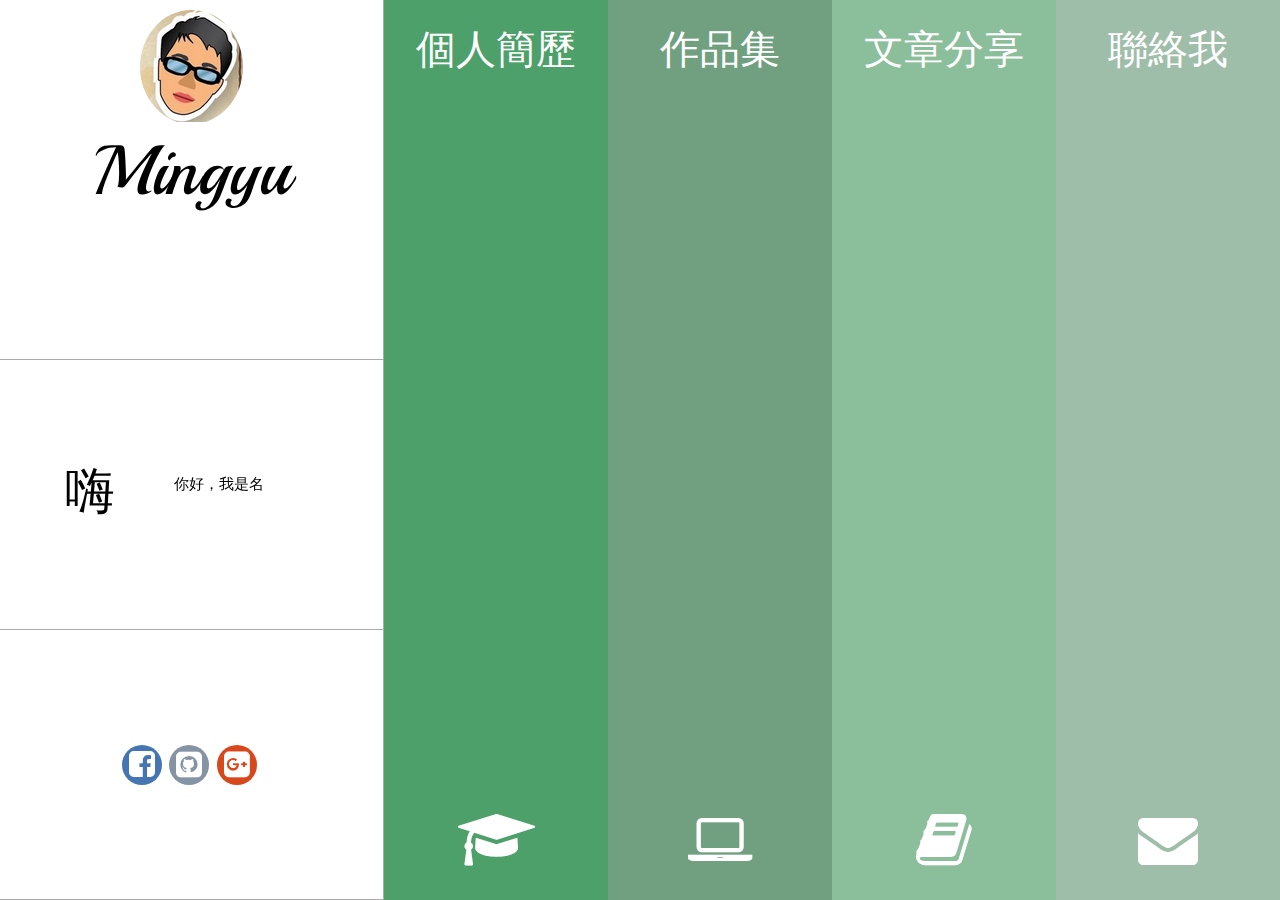
<file: index.html>
<!DOCTYPE html>
<html lang="zh">
<head>
	<meta charset="UTF-8">
	<meta name="viewport" content="width=device-width,initial-scale=1.0,user-scalable=1">
	<title>I'm Tseng Mingyu</title>
	<link href="assets/styles/reset.css" media="screen" rel="stylesheet" />
	<link href='//fonts.googleapis.com/css?family=Playball' rel='stylesheet' type='text/css'>
	<link href="//maxcdn.bootstrapcdn.com/font-awesome/4.3.0/css/font-awesome.min.css" rel="stylesheet">
	<link href="assets/styles/index.css" rel="stylesheet">
	<link href="assets/styles/rwd.css" rel="stylesheet" />
	<script src="//ajax.googleapis.com/ajax/libs/jquery/1.11.2/jquery.min.js"></script>
	<script type="text/javascript" src="https://maps.google.com/maps/api/js?v=3&sensor=false"></script>
	<script src="assets/javascript/index.js"></script>

    <meta name="description" content="這是有關我的個人網路履歷表！歡迎來參觀選購。多謝。感恩。"/>
    <meta name="keywords" content="Tseng Mingyu,web,ROR,Ruby on Rails">
    <meta property="og:title" content="I'm Tseng Mingyu"/>
	<meta property="og:type" content="website"/>
    <meta property="og:url" content="https://qazwsx9006.github.io/"/>
    <meta property="og:image:type" content="image/jpeg" />
	<meta property="og:image:width" content="400" />
	<meta property="og:image:height" content="300" />
    <meta property="og:image" content="https://qazwsx9006.github.io/assets/images/for_fb.jpg"/>
    <meta property="og:image" content="https://qazwsx9006.github.io/assets/images/tmy_big.jpg"/>
    <meta property="og:description" content="這是有關我的個人網路履歷表！歡迎來參觀選購。多謝。感恩。"/>
    <meta property="og:site_name" content="I'm Tseng Mingyu"/>
    <link rel="canonical" href="https://qazwsx9006.github.io/"/>

</head>
<body>
	<div class="my_info">
		<section class="info">
			<div class="avatar">
				<img src="assets/images/tmy.jpg" alt="">
			</div>
			<h2>Mingyu</h2>
			<ul class="tech">
				<li>Front-End Developer</li>
				<li>Web Desiginer</li>
				<li>Ruby on Rails Developer</li>
			</ul>
		</section>
		<section class="say_something">
			<div>
				<span class="hi">嗨</span>
				<span class="msg say" data-msg="你好，我是名煜。是個前後端工程師。目前主要以 Ruby on Rails做網站開發。平常興趣是上網、享受美食、在家發懶。也會參與研討會，社群。" data-speed="100">
				</span>
			</div>
		</section>
		<section class="social">
			<div class="box">
				<div class="fb-like" data-href="http://qazwsx9006.github.io/" data-layout="box_count" data-action="like" data-show-faces="true" data-share="false"></div>
				<a class="fb_a" href="https://www.facebook.com/qazwsx9006"><i class="fa fa-facebook-square"></i></a>
				<a class="gh_a" href="https://github.com/qazwsx9006"><i class="fa fa-github-square"></i></a>
				<a class="google_a" href="javascript:;"><i class="fa fa-google-plus-square"></i></a>
			</div>
		</section>
	</div>
	<div class="profile">
		<section class="content resume">
			<h3>個人簡歷</h3>
			<label class="close" for="resume_close"></label>
			<div></div>
			<ul class="menu">
				<li class="active">經歷</li>
				<li>技能</li>
			</ul>
			<div class="timeLineBox">
				<ul class="timeLine life back">
					<li class="top_pic"><i class="fa fa-university"></i></li>
					<li>
						<h4 data-msg="2007 ~ 2012">大學經歷 - 臺灣師範大學</h4>
						<p>
							2007年考取國立臺灣師範大學圖文傳播學系-影視組。
							大一時，擔任系出遊活動總籌之一。大二時，擔任啦啦隊負責人之一，並獲得拉拉隊比賽季軍。另外也擔任迎新宿營活動股晚會負責人之一。大三：系學會活動股股長。大四：畢業展覽-宣傳股。大五：取得基礎管理學程證書。
							(好像跟網頁沒有關係ＸＤ)
						</p>
					</li>

					<li>
						<h4 data-msg="2012 ~ 2013">入伍 - 海軍陸戰隊</h4>
						<p>
							海軍陸戰隊，第七五六梯，七七旅旅部連警衛排。銜接訓練時，榮獲「四零流彈機槍」第一名。
							(好啦，只是湊內容)
						</p>
					</li>

					<li>
						<h4 data-msg="2013 ~ 2014">資策會 - 多媒體網頁設計班</h4>
						<p>
							退伍後，自覺能力不足，因此報名了資策會的多媒體網頁設計班，希望增加一技之長。也是第一次接觸網頁設計以及coding。在這邊除了學習adobe工具的使用。也學習如何使用javascript，jQuery，html，css，PHP等語言來架置網頁(網站)。畢業專題以「魚菜共生農場」為主題，建立一個網站。一些練習記錄 <a href="https://github.com/qazwsx9006/web_practice" target="_blank">點我</a>
						</p>
					</li>

					<li>
						<h4 data-msg="2014 ~ 2015">H2O - 前後端工程師</h4>
						<p>
							從資策會畢業後，經由老師介紹，進入了 H2O 公司。在此做中學，學習到更多有關建置網站的知識。其中最重要得是在此學會了 Ruby on Rails 的語言。但也更深自己的不足，因此開始參與社群討論，研討會，以及透過線上學習資源來自我提升、學習。
						</p>
					</li>

					<li>
						<h4 data-msg="2015 ~ 2016">四點設計 - 前後端工程師</h4>
						<p>
							因某些原因，從 H2O 離開後，接著進入四點設計。公司工作內容主要為替各大公司行號建立網站。我負責的部份為網站後端部分，以及網站後台設計。後台主要是套用各種 Admin 面板，再根據顧客需求進行客製化修改。不時也會協助前端工程師執行前端部份，並指導討論部分觀念。另外也接觸 titanium 開發一些 android/ios app。
						</p>
					</li>

					<li>
						<h4 data-msg="continue">未來 - future</h4>
						<p>
							持續精進創作、學習中！<br/>
							Go!Fight!Win!
						</p>
					</li>
				</ul>
				<ul class="timeLine skillTree" data-show="false">
					<li class="top_pic"><i class="fa fa-diamond"></i></li>
					<li>
						<h4>HTML</h4>
						<div class="circle" data-ratio="90">
							<span>
								<div class="rightbox">
									<div class="right">
										<div class="circleLine"></div>
									</div>
								</div>
								<div class="leftbox">
									<div class="left">
										<div class="circleLine"></div>
									</div>
								</div>
								<span>90%</span>
							</span>
						</div>
					</li>
					<li>
						<h4>CSS</h4>
						<div class="circle" data-ratio="80">
							<span>
								<div class="rightbox">
									<div class="right">
										<div class="circleLine"></div>
									</div>
								</div>
								<div class="leftbox">
									<div class="left">
										<div class="circleLine"></div>
									</div>
								</div>
								<span>80%</span>
							</span>
						</div>
					</li>
					<li>
						<h4>jQuery</h4>
						<div class="circle" data-ratio="85">
							<span>
								<div class="rightbox">
									<div class="right">
										<div class="circleLine"></div>
									</div>
								</div>
								<div class="leftbox">
									<div class="left">
										<div class="circleLine"></div>
									</div>
								</div>
								<span>85%</span>
							</span>
						</div>
					</li>
					<li>
						<h4>Ruby on Rails</h4>
						<div class="circle" data-ratio="80">
							<span>
								<div class="rightbox">
									<div class="right">
										<div class="circleLine"></div>
									</div>
								</div>
								<div class="leftbox">
									<div class="left">
										<div class="circleLine"></div>
									</div>
								</div>
								<span>80%</span>
							</span>
						</div>
					</li>
				</ul>
			</div>
		</section>
		<section class="content portfolio">
			<h3>作品集</h3>
			<label class="close" for="resume_close"></label>
			<div></div>
			<ul class="filter">
				<li data-filter="all" class="active">全部</li>
				<li data-filter="web" class="webBtn">網頁</li>
				<li data-filter="pic" class="picBtn">圖片</li>
				<li data-filter="video" class="videoBtn">影片</li>
			</ul>
			<ul class="works">
				<li class="web">
					<div class="part2">
						<div class="photo">
							<a href="javascript:;">
								<img src="assets/images/web1.jpg" alt="">
							</a>
						</div>
						<h5>魚菜共生 - 網站</h5>
						<a href="web_avata.html" target="_blank" class="readMore">瞭解更多</a>
					</div>
				</li>
				<li class="web">
					<div class="part2">
						<div class="photo">
							<a href="javascript:;">
								<img src="assets/images/web2.png" alt="">
							</a>
						</div>
						<h5>派特網 - 網站</h5>
						<a href="web_wowapet.html" target="_blank" class="readMore">瞭解更多</a>
					</div>
				</li>
				<li class="web">
					<div class="part2">
						<div class="photo">
							<a href="javascript:;">
								<img src="assets/images/web3.jpg" alt="">
							</a>
						</div>
						<h5>咬我啊 - 網站</h5>
						<a href="web_bite.html" target="_blank" class="readMore">瞭解更多</a>
					</div>
				</li>

				<li class="web">
					<div class="part2">
						<div class="photo">
							<a href="javascript:;">
								<img src="assets/images/web4.jpg" alt="">
							</a>
						</div>
						<h5>後台紀錄 - 網站</h5>
						<a href="web_admin.html" target="_blank" class="readMore">瞭解更多</a>
					</div>
				</li>

				<li class="web">
					<div class="part2">
						<div class="photo">
							<a href="javascript:;">
								<img src="assets/images/web5.jpg" alt="">
							</a>
						</div>
						<h5>bonimages - 網站</h5>
						<a href="web_bon.html" target="_blank" class="readMore">瞭解更多</a>
					</div>
				</li>

				<li class="pic">
					<div class="part2">
						<div class="photo">
							<a href="javascript:;">
								<img src="assets/images/pic1.jpg" alt="">
							</a>
						</div>
						<h5>沙發馬鈴薯</h5>
						<a href="assets/images/pic1.jpg" target="_blank" class="readMore">觀看大圖</a>
					</div>
				</li>
				<li class="pic">
					<div class="part2">
						<div class="photo">
							<a href="javascript:;">
								<img src="assets/images/maya1.jpg" alt="">
							</a>
						</div>
						<h5>無敵鐵金剛 - 3D</h5>
						<a href="assets/images/maya1.jpg" target="_blank" class="readMore">觀看大圖</a>
					</div>
				</li>
				<li class="pic">
					<div class="part2">
						<div class="photo">
							<a href="javascript:;">
								<img src="assets/images/maya2.jpg" alt="">
							</a>
						</div>
						<h5>魔動王 - 3D</h5>
						<a href="assets/images/maya2.jpg" target="_blank" class="readMore">觀看大圖</a>
					</div>
				</li>
				<li class="pic">
					<div class="part2">
						<div class="photo">
							<a href="javascript:;">
								<img src="assets/images/maya3.jpg" alt="">
							</a>
						</div>
						<h5>小小兵 - 3D</h5>
						<a href="assets/images/maya3.jpg" target="_blank" class="readMore">觀看大圖</a>
					</div>
				</li>
				<li class="pic">
					<div class="part2">
						<div class="photo">
							<a href="javascript:;">
								<img src="assets/images/maya4.jpg" alt="">
							</a>
						</div>
						<h5>龍王號 - 3D</h5>
						<a href="assets/images/maya4.jpg" target="_blank" class="readMore">觀看大圖</a>
					</div>
				</li>

				<li class="video">
					<div class="part2">
						<div class="photo">
							<a href="javascript:;">
								<img src="assets/images/video1.jpg" alt="">
							</a>
						</div>
						<h5>鳥兄弟 - 畢製</h5>
						<a href="https://www.youtube.com/watch?v=y-Dcyi4qC10" target="_blank" class="readMore">觀看影片</a>
					</div>
				</li>
				<li class="video">
					<div class="part2">
						<div class="photo">
							<a href="javascript:;">
								<img src="assets/images/video2.jpg" alt="">
							</a>
						</div>
						<h5>魔動王變形 - 練習</h5>
						<a href="https://www.youtube.com/watch?v=wcKGnf3-GcY&list=UUpJrC-aZgo8JulLmaQKL7jA" target="_blank" class="readMore">觀看影片</a>
					</div>
				</li>
			</ul>
		</section>
		<section class="content share">
			<h3>文章分享</h3>
			<label class="close" for="resume_close"></label>
			<div></div>
			<p class="description">這邊分享我的一些實作，記錄...等文章。</p>
			<ul class="article">
				<li>
					<span></span>
					<a href="git_partA.html" target="_blank">
						<div class="photo">
							<img src="assets/images/git/git_a_0.png" alt="">
						</div>
						<h5>操作記錄 - github頁面</h5>
						<span>2015-01-31</span>
					</a>
				</li>
				<li>
					<span></span>
					<a href="web_avata.html" target="_blank">
						<div class="photo">
							<img src="assets/images/web1.jpg" alt="">
						</div>
						<h5>作品分享 - 魚菜共生</h5>
						<span>2015-01-18</span>
					</a>
				</li>
				<li>
					<span></span>
					<a href="web_wowapet.html" target="_blank">
						<div class="photo">
							<img src="assets/images/web2.png" alt="">
						</div>
						<h5>作品分享 - 派特網</h5>
						<span>2015-01-18</span>
					</a>
				</li>
				<li>
					<span></span>
					<a href="web_bite.html" target="_blank">
						<div class="photo">
							<img src="assets/images/web3.jpg" alt="">
						</div>
						<h5>作品分享 - 咬我啊</h5>
						<span>2015-01-18</span>
					</a>
				</li>
				<li>
					<span></span>
					<a href="web_bon.html" target="_blank">
						<div class="photo">
							<img src="assets/images/web5.png" alt="">
						</div>
						<h5>作品分享 - bonimages</h5>
						<span>2016-07-01</span>
					</a>
				</li>
			</ul>
		</section>
		<section class="content contact">
			<h3>聯絡我</h3>
			<label class="close" for="resume_close"></label>
			<div></div>
			<ul>
				<li class="part1">
					<h5>我在臺北</h5>
					<div id="map-canvas"></div>
				</li>
				<li class="part2">
					<h5>聯絡我</h5>
					<div class="form">
						<input id="subject" type="text" placeholder="主旨" disabled>
						<input id="name" type="text" placeholder="姓名" disabled>
						<input id="email" type="text" placeholder="電子信箱" disabled>
						<textarea id="message" rows="10" placeholder="想說什麼？" disabled></textarea>
						<input type="submit" class="submit" value="送出" id="submit" disabled>
					</div>
				</li>
			</ul>
		</section>
		<section id="flags">
			<div class="flag">
				<h3 data-eng="Resume">個人簡歷</h3>
				<i class="fa fa-graduation-cap"></i>
			</div>
			<div class="flag">
				<h3 data-eng="Portfolio">作品集</h3>
				<i class="fa fa-laptop"></i>
			</div>
			<div class="flag">
				<h3 data-eng="Blog">文章分享</h3>
				<i class="fa fa-book"></i>
			</div>
			<div class="flag">
				<h3 data-eng="Contact">聯絡我</h3>
				<i class="fa fa-envelope"></i>
			</div>
		</section>
	</div>
	<script>
	$(function(){
		sayMsg();indexSlide();portfolio();rwd_index();mail_check();skillCircle();resumeRotate();
	})
	</script>
	<div id="fb-root"></div>
	<script>(function(d, s, id) {
	  var js, fjs = d.getElementsByTagName(s)[0];
	  if (d.getElementById(id)) return;
	  js = d.createElement(s); js.id = id;
	  js.src = "//connect.facebook.net/zh_TW/sdk.js#xfbml=1&version=v2.0";
	  fjs.parentNode.insertBefore(js, fjs);
	}(document, 'script', 'facebook-jssdk'));</script>
	<script>
	  (function(i,s,o,g,r,a,m){i['GoogleAnalyticsObject']=r;i[r]=i[r]||function(){
	  (i[r].q=i[r].q||[]).push(arguments)},i[r].l=1*new Date();a=s.createElement(o),
	  m=s.getElementsByTagName(o)[0];a.async=1;a.src=g;m.parentNode.insertBefore(a,m)
	  })(window,document,'script','//www.google-analytics.com/analytics.js','ga');

	  ga('create', 'UA-52133868-3', 'auto');
	  ga('send', 'pageview');

	</script>
</body>
</html>
</file>
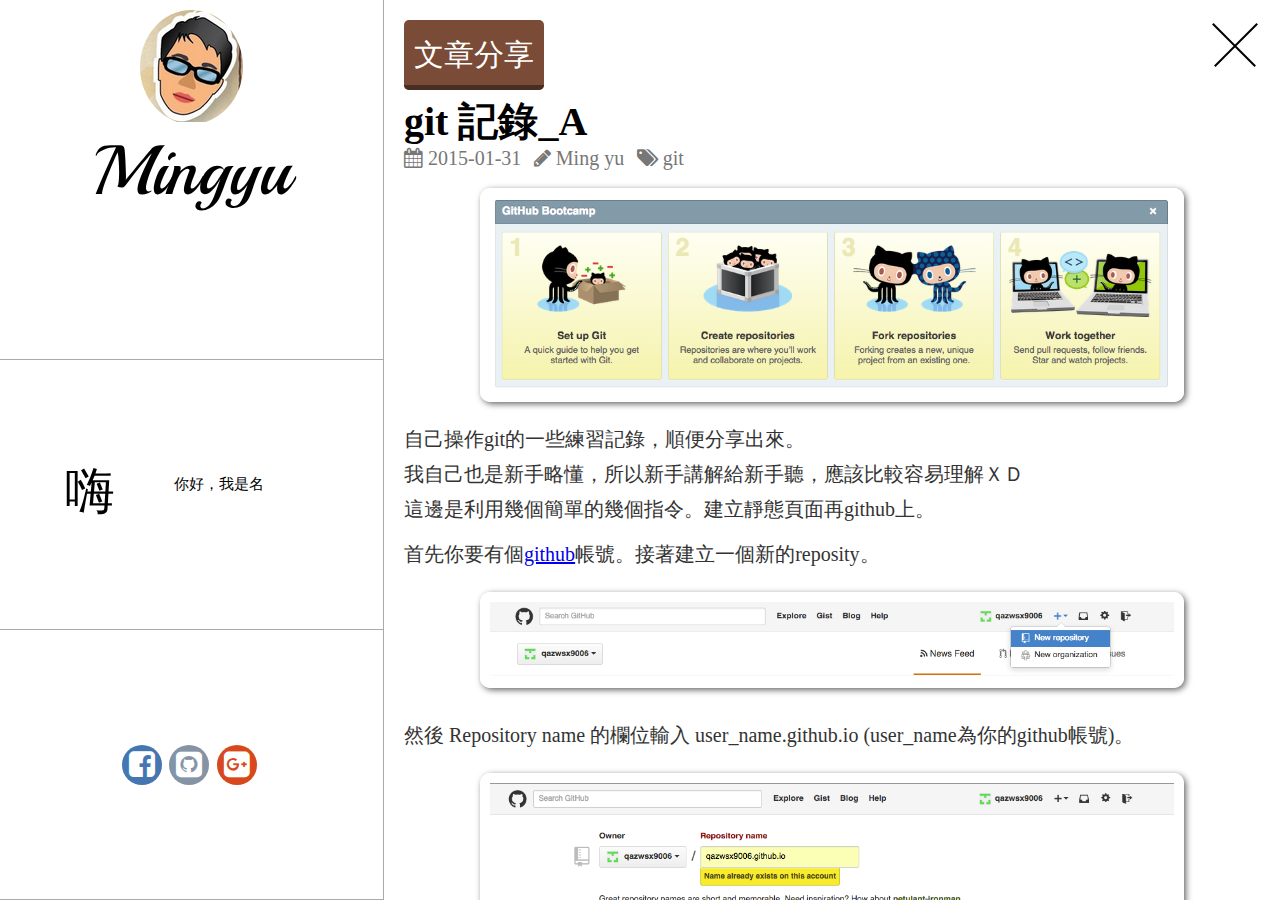
<file: git_partA.html>
<!DOCTYPE html>
<html lang="zh">
<head>
	<meta charset="UTF-8">
	<meta name="viewport" content="width=device-width,initial-scale=1.0,user-scalable=1">
	<title>I'm Tseng Mingyu - 網站作品</title>
	<link href="assets/styles/reset.css" media="screen" rel="stylesheet" />
	<link href='//fonts.googleapis.com/css?family=Playball' rel='stylesheet' type='text/css'>
	<link href="//maxcdn.bootstrapcdn.com/font-awesome/4.2.0/css/font-awesome.min.css" rel="stylesheet">
	<link href="assets/styles/index.css" rel="stylesheet">
	<link href="assets/styles/rwd.css" rel="stylesheet" />
	<script src="//ajax.googleapis.com/ajax/libs/jquery/1.11.2/jquery.min.js"></script>
	<script src="assets/javascript/index.js"></script>

    <meta name="description" content="這是有關我的個人網路履歷表！歡迎來參觀選購。多謝。感恩。"/>
    <meta name="keywords" content="Tseng Mingyu,web,ROR,Ruby on Rails">
    <meta property="og:title" content="I'm Tseng Mingyu - 網站作品"/>
	<meta property="og:type" content="website"/>
    <meta property="og:url" content="https://qazwsx9006.github.io/git_partA.html"/>
    <meta property="og:image:type" content="image/jpeg" />
	<meta property="og:image:width" content="400" />
	<meta property="og:image:height" content="300" />
    <meta property="og:image" content="https://qazwsx9006.github.io/assets/images/for_fb.jpg"/>
    <meta property="og:image" content="https://qazwsx9006.github.io/assets/images/tmy_big.jpg"/>
    <meta property="og:description" content="這是有關我的個人網路履歷表！歡迎來參觀選購。多謝。感恩。"/>
    <meta property="og:site_name" content="I'm Tseng Mingyu - 網站作品"/>
    <link rel="canonical" href="https://qazwsx9006.github.io/git_partA.html"/>

</head>
<body>
	<div class="my_info my_info2">
		<section class="info">
			<div class="avatar">
				<img src="assets/images/tmy.jpg" alt="">
			</div>
			<h2>Mingyu</h2>
			<ul class="tech">
				<li>Front-End Developer</li>
				<li>Web Desiginer</li>
				<li>Ruby on Rails Developer</li>
			</ul>
		</section>
		<section class="say_something">
			<div>
				<span class="hi">嗨</span>
				<span class="msg say" data-msg="你好，我是名煜。是個前後端工程師。目前主要以 Ruby on Rails做網站開發。平常興趣是上網、享受美食、在家發懶。也會參與研討會，社群。" data-speed="100">
				</span>
			</div>
		</section>
		<section class="social">
			<div class="box">
				<div class="fb-like" data-href="http://qazwsx9006.github.io/" data-layout="box_count" data-action="like" data-show-faces="true" data-share="false"></div>
				<a class="fb_a" href="https://www.facebook.com/qazwsx9006"><i class="fa fa-facebook-square"></i></a>
				<a class="gh_a" href="https://github.com/qazwsx9006"><i class="fa fa-github-square"></i></a>
				<a class="google_a" href="javascript:;"><i class="fa fa-google-plus-square"></i></a>
			</div>
		</section>
	</div>
	<article class="blog">
		<h3>文章分享</h3>
		<a href="/" class="close"></a>
		<h4>git 記錄_A</h4>
		<ul class="articleInfo">
			<li><i class="fa fa-calendar"></i> 2015-01-31</li>
			<li><i class="fa fa-pencil"></i> Ming yu</li>
			<li><i class="fa fa-tags"></i> git</li>
		</ul>
		<section class="web">
			<div class="blog_pics">
				<img src="assets/images/git/git_a_0.png" alt="">
			</div>
			<p>
				自己操作git的一些練習記錄，順便分享出來。<br/>
				我自己也是新手略懂，所以新手講解給新手聽，應該比較容易理解ＸＤ<br/>
				這邊是利用幾個簡單的幾個指令。建立靜態頁面再github上。<br/>
			</p>
			<br/>
			<p>
				首先你要有個<a href="https://github.com/" target="_blank">github</a>帳號。接著建立一個新的reposity。
			</p>
			<div class="blog_pics">
				<img src="assets/images/git/git_a_1.png" alt="">
			</div>
			<br/>

			<p>
				然後 Repository name 的欄位輸入 user_name.github.io (user_name為你的github帳號)。
			</p>
			<div class="blog_pics">
				<img src="assets/images/git/git_a_2.png" alt="">
			</div>
			<p>
				(以我為例: qazwsx9006.github.io ,然後因為我建立過了，所以下面都用user_name.github.io來代替)
			</p>
			<div class="blog_pics">
				<img src="assets/images/git/git_a_3.png" alt="">
			</div>	
			<p>
				建立完成後，會跳轉到此頁面。<br/>
				此頁面是github一些簡單的git指令教學。<br/>
				最上面藍底部分的路徑為你的reposity的網路位置。分為ssh & https。這邊先使用https(ssh是比較安全得傳輸協定，會生成key去要求權限，https則是輸入帳號密碼來驗證)<br/>其他先略過ＸＤ
			</p>
			<div class="blog_pics">
				<img src="assets/images/git/git_a_4.png" alt="">
			</div>	
			<p>
				接著打開你的command line 視窗，並輸入[ git --version ]檢查是否已有安裝git<br/>
				(若無安裝，請先去安裝吧～)
			</p>
			<div class="blog_pics">
				<img src="assets/images/git/git_a_5.png" alt="">
			</div>	
			<p>
				確定有安裝後，建立一個github資料夾後，並 cd 進該資料夾然後執行[ git clone https://github.com/qazwsx9006/user_name.github.io.git ]。<br/>
				接著輸入你的github帳號密碼。就會把該 reoisity資料夾下載到你的電腦，並且指向到 https://github.com/qazwsx9006/user_name.github.io.git。<br/>
				複製完後，我們就可以進入到你剛剛下載的資料夾(該資料夾名成為你的reposity名稱)。
				(這張圖片的警告提示為 你正在複製一個空的reposity 可以忽略～)
			</p>
			<div class="blog_pics">
				<img src="assets/images/git/git_a_6.png" alt="">
			</div>	
			<p>
				養成良好習慣的 [ git status ]<br/>
				[ git status ] 可以看當前分支git狀態（是否有新增，刪除，修改以及與遠端的分支是否同步...等狀態）。
				剛複製下來時，git status 會提示 nothing to commit 代表還沒有任何修改。<br/><br/>
				[ git remote -v ] 可以觀看目前有跟哪幾個遠端reposity連線。(當前我們只有跟自己創建的reposity連線)<br/>注意路徑前有個 origin 代表這個路徑的名稱。先記住。
			</p>
			<div class="blog_pics">
				<img src="assets/images/git/git_a_7.png" alt="">
			</div>	
			<p>
				接著我們在該資料夾建立一個index.html的檔案，並在裡面撰寫內容後儲存。
			</p>
			<div class="blog_pics">
				<img src="assets/images/git/git_a_8.png" alt="">
			</div>	
			<p>
				存檔後，我們在下一次 [ git status ]指令，會發現有些許不同(注意紅色的字)。
				紅色的字代表有變更過的檔案。包含新增，修改，刪除..檔案。
			</p>
			<div class="blog_pics">
				<img src="assets/images/git/git_a_9.png" alt="">
			</div>	
			<p>
				接著我們下指令 [ git add index.html ]，告訴git我們要將這檔案現在狀態記錄下來<br/>
				輸入完後，在下一次[ git status ]，發現字變成綠色的了，代表git以把狀態記錄下來。
			</p>
			<div class="blog_pics">
				<img src="assets/images/git/git_a_10.png" alt="">
			</div>	
			<p>
				這時我們需要告訴git把當前記錄狀態做一個節點記錄(節點記錄只會記錄綠色的字的部分)<br/>
				指令 [ git commit -m '這邊輸入你看得懂的對當前改變的描述' ]
			</p>
			<p>
				再次輸入[ git status ]查看狀態。確認有無紅，綠色的字。(若有，確認是否要加入記錄節點)<br/>
			</p>
			<div class="blog_pics">
				<img src="assets/images/git/git_a_11.png" alt="">
			</div>	
			<p>
				修改完後，確認記錄節點都正確後，執行[ git push origin master]<br/>
				origin 就是剛剛 git remote -v 看到的結果，用origin 代表該遠端路徑。<br/>
				master 是預設分支(分支先不講解，就照著輸入master吧！)
			</p>
			<div class="blog_pics">
				<img src="assets/images/git/git_a_12.png" alt="">
			</div>	
			<p>
				上傳完成後，可以到你的github觀看你的內容是否被正確上傳了。
			</p>
			<div class="blog_pics">
				<img src="assets/images/git/git_a_13.png" alt="">
			</div>	
			<p>
				確認正確上傳後，在瀏覽器輸入 https://你的github帳號.github.io。就可以看看你剛剛上傳的靜態頁面了！！
			</p>
			<div class="blog_pics">
				<img src="assets/images/git/git_a_14.png" alt="">
			</div>	



			<p>
				以上就是如何在github創建自己的靜態頁面。並使用到幾個簡單指令。<br/>
				1. git clone respoity-url (將github上的專案複製下來)<br/>
				2. git --version (檢查git 版本)<br/>
				3. git status (查看當前git狀態)<br/>
				4. git remote -v (檢查與哪些遠端respoity連線)<br/>
				5. git add 檔案 (將檔案加入版本控管，並告訴git記錄當前檔案狀態)<br/>
				6. git commit -m '修改描述' (告訴git將目前所有add的檔案[綠色的字]做個節點記錄)<br/>
				7. git push 遠端 分支名稱 (將檔案同步推送到遠端的reposity)<br/>
				8. 完成個人github page!!<br/>
				<br/>
				下集待續...
			</p>
			<br/>
			<p>
				資料參考：<br/>
				<a href="https://help.github.com/articles/user-organization-and-project-pages/">https://help.github.com/articles/user-organization-and-project-pages/</a>	
			</p>
			<div class="fb-comments" data-href="https://qazwsx9006.github.io/git_partA.html" data-width="100%" data-numposts="5" data-colorscheme="light"></div>
		</section>
	</article>
	<script>
	$(function(){
		sayMsg();indexSlide();portfolio();rwd_index();
	})
	</script>
	<div id="fb-root"></div>
	<script>(function(d, s, id) {
	  var js, fjs = d.getElementsByTagName(s)[0];
	  if (d.getElementById(id)) return;
	  js = d.createElement(s); js.id = id;
	  js.src = "//connect.facebook.net/zh_TW/sdk.js#xfbml=1&version=v2.0";
	  fjs.parentNode.insertBefore(js, fjs);
	}(document, 'script', 'facebook-jssdk'));</script>
	<script>
	  (function(i,s,o,g,r,a,m){i['GoogleAnalyticsObject']=r;i[r]=i[r]||function(){
	  (i[r].q=i[r].q||[]).push(arguments)},i[r].l=1*new Date();a=s.createElement(o),
	  m=s.getElementsByTagName(o)[0];a.async=1;a.src=g;m.parentNode.insertBefore(a,m)
	  })(window,document,'script','//www.google-analytics.com/analytics.js','ga');

	  ga('create', 'UA-52133868-3', 'auto');
	  ga('send', 'pageview');

	</script>
</body>
</html>
</file>
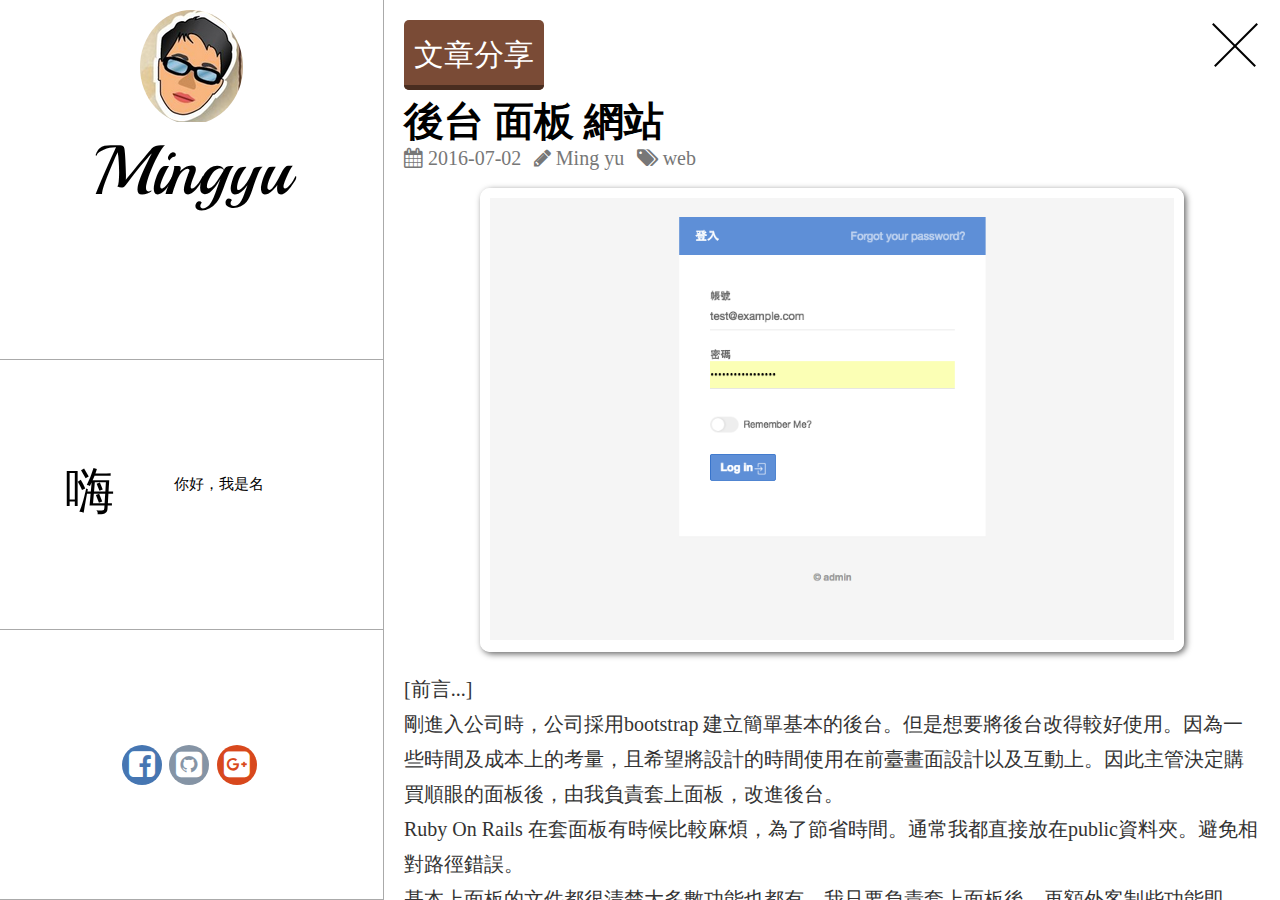
<file: web_admin.html>
<!DOCTYPE html>
<html lang="zh">
<head>
	<meta charset="UTF-8">
	<meta name="viewport" content="width=device-width,initial-scale=1.0,user-scalable=1">
	<title>I'm Tseng Mingyu - 網站作品</title>
	<link href="assets/styles/reset.css" media="screen" rel="stylesheet" />
	<link href='//fonts.googleapis.com/css?family=Playball' rel='stylesheet' type='text/css'>
	<link href="//maxcdn.bootstrapcdn.com/font-awesome/4.2.0/css/font-awesome.min.css" rel="stylesheet">
	<link href="assets/styles/index.css" rel="stylesheet">
	<link href="assets/styles/rwd.css" rel="stylesheet" />
	<script src="//ajax.googleapis.com/ajax/libs/jquery/1.11.2/jquery.min.js"></script>
	<script src="assets/javascript/index.js"></script>

    <meta name="description" content="這是有關我的個人網路履歷表！歡迎來參觀選購。多謝。感恩。"/>
    <meta name="keywords" content="Tseng Mingyu,web,ROR,Ruby on Rails">
    <meta property="og:title" content="I'm Tseng Mingyu - 網站作品"/>
	<meta property="og:type" content="website"/>
    <meta property="og:url" content="https://qazwsx9006.github.io/web_admin.html"/>
    <meta property="og:image:type" content="image/jpeg" />
	<meta property="og:image:width" content="400" />
	<meta property="og:image:height" content="300" />
    <meta property="og:image" content="https://qazwsx9006.github.io/assets/images/for_fb.jpg"/>
    <meta property="og:image" content="https://qazwsx9006.github.io/assets/images/tmy_big.jpg"/>
    <meta property="og:description" content="這是有關我的個人網路履歷表！歡迎來參觀選購。多謝。感恩。"/>
    <meta property="og:site_name" content="I'm Tseng Mingyu - 網站作品"/>
    <link rel="canonical" href="https://qazwsx9006.github.io/web_admin.html"/>

</head>
<body>
	<div class="my_info my_info2">
		<section class="info">
			<div class="avatar">
				<img src="assets/images/tmy.jpg" alt="">
			</div>
			<h2>Mingyu</h2>
			<ul class="tech">
				<li>Front-End Developer</li>
				<li>Web Desiginer</li>
				<li>Ruby on Rails Developer</li>
			</ul>
		</section>
		<section class="say_something">
			<div>
				<span class="hi">嗨</span>
				<span class="msg say" data-msg="你好，我是名煜。是個前後端工程師。目前主要以 Ruby on Rails做網站開發。平常興趣是上網、享受美食、在家發懶。也會參與研討會，社群。" data-speed="100">
				</span>
			</div>
		</section>
		<section class="social">
			<div class="box">
				<div class="fb-like" data-href="http://qazwsx9006.github.io/" data-layout="box_count" data-action="like" data-show-faces="true" data-share="false"></div>
				<a class="fb_a" href="https://www.facebook.com/qazwsx9006"><i class="fa fa-facebook-square"></i></a>
				<a class="gh_a" href="https://github.com/qazwsx9006"><i class="fa fa-github-square"></i></a>
				<a class="google_a" href="javascript:;"><i class="fa fa-google-plus-square"></i></a>
			</div>
		</section>
	</div>
	<article class="blog">
		<h3>文章分享</h3>
		<a href="/" class="close"></a>
		<h4>後台 面板 網站</h4>
		<ul class="articleInfo">
			<li><i class="fa fa-calendar"></i> 2016-07-02</li>
			<li><i class="fa fa-pencil"></i> Ming yu</li>
			<li><i class="fa fa-tags"></i> web</li>
		</ul>
		<section class="web">
			<div class="blog_pics">
				<img src="assets/images/web4.png" alt="">
			</div>
			<p>
				[前言...]<br/>
				剛進入公司時，公司採用bootstrap 建立簡單基本的後台。但是想要將後台改得較好使用。因為一些時間及成本上的考量，且希望將設計的時間使用在前臺畫面設計以及互動上。因此主管決定購買順眼的面板後，由我負責套上面板，改進後台。<br/>
				Ruby On Rails 在套面板有時候比較麻煩，為了節省時間。通常我都直接放在public資料夾。避免相對路徑錯誤。<br/>
				基本上面板的文件都很清楚大多數功能也都有，我只要負責套上面板後，再額外客制些功能即可。
			</p>
			<p>
				某個網站的後台面板
			</p>
			<div class="blog_pics">
				<img src="assets/images/admin4.png" alt="">
			</div>
			<br/>
			<p>
				由於公司是接案公司，會同時替很多客戶服務。為了在客戶發現錯誤，或是紀錄網站錯誤方便查找問題。我就架了一個網站專門接受個網站出錯的訊息。當其他網站出現錯誤時，就會從主機發送訊息到我架的錯誤收集網站。這樣我就可以主動的去修改bug。
			</p>
			<div class="blog_pics groups">
				<img src="assets/images/admin2.png" alt="">
				<img src="assets/images/admin1.png" alt="">
			</div>
			<br/>
			<p>
				某個網站得後台面板
			</p>
			<div class="blog_pics">
				<img src="assets/images/admin3.png" alt="">
			</div>
			<br/>

			<br/>
			<p>
				除了後端處理以及後台處理。也經常協助前台修改樣式，互動設計以及javascript除錯。<br/>
				但由於都是處理各個瑣碎的地方、功能。因此目前就沒有整理了。
			</p>
			<div class="fb-comments" data-href="https://qazwsx9006.github.io/web_admin.html" data-width="100%" data-numposts="5" data-colorscheme="light"></div>
		</section>
	</article>
	<script>
	$(function(){
		sayMsg();indexSlide();portfolio();rwd_index();
	})
	</script>
	<div id="fb-root"></div>
	<script>(function(d, s, id) {
	  var js, fjs = d.getElementsByTagName(s)[0];
	  if (d.getElementById(id)) return;
	  js = d.createElement(s); js.id = id;
	  js.src = "//connect.facebook.net/zh_TW/sdk.js#xfbml=1&version=v2.0";
	  fjs.parentNode.insertBefore(js, fjs);
	}(document, 'script', 'facebook-jssdk'));</script>
	<script>
	  (function(i,s,o,g,r,a,m){i['GoogleAnalyticsObject']=r;i[r]=i[r]||function(){
	  (i[r].q=i[r].q||[]).push(arguments)},i[r].l=1*new Date();a=s.createElement(o),
	  m=s.getElementsByTagName(o)[0];a.async=1;a.src=g;m.parentNode.insertBefore(a,m)
	  })(window,document,'script','//www.google-analytics.com/analytics.js','ga');

	  ga('create', 'UA-52133868-3', 'auto');
	  ga('send', 'pageview');

	</script>
</body>
</html>
</file>
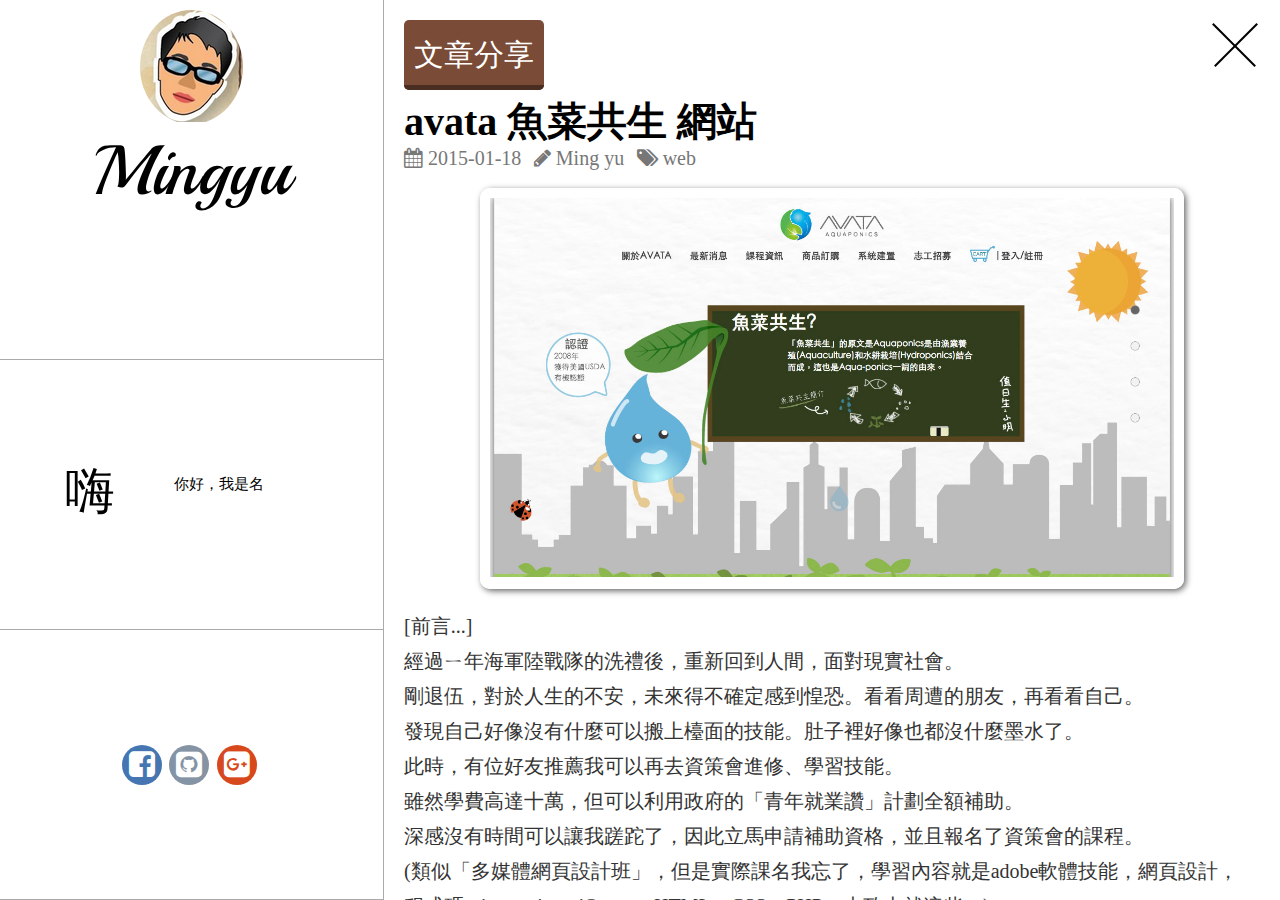
<file: web_avata.html>
<!DOCTYPE html>
<html lang="zh">
<head>
	<meta charset="UTF-8">
	<meta name="viewport" content="width=device-width,initial-scale=1.0,user-scalable=1">
	<title>I'm Tseng Mingyu - 網站作品</title>
	<link href="assets/styles/reset.css" media="screen" rel="stylesheet" />
	<link href='//fonts.googleapis.com/css?family=Playball' rel='stylesheet' type='text/css'>
	<link href="//maxcdn.bootstrapcdn.com/font-awesome/4.2.0/css/font-awesome.min.css" rel="stylesheet">
	<link href="assets/styles/index.css" rel="stylesheet">
	<link href="assets/styles/rwd.css" rel="stylesheet" />
	<script src="//ajax.googleapis.com/ajax/libs/jquery/1.11.2/jquery.min.js"></script>
	<script src="assets/javascript/index.js"></script>

    <meta name="description" content="這是有關我的個人網路履歷表！歡迎來參觀選購。多謝。感恩。"/>
    <meta name="keywords" content="Tseng Mingyu,web,ROR,Ruby on Rails">
    <meta property="og:title" content="I'm Tseng Mingyu - 網站作品"/>
	<meta property="og:type" content="website"/>
    <meta property="og:url" content="https://qazwsx9006.github.io/web_avata.html"/>
    <meta property="og:image:type" content="image/jpeg" />
	<meta property="og:image:width" content="400" />
	<meta property="og:image:height" content="300" />
    <meta property="og:image" content="https://qazwsx9006.github.io/assets/images/for_fb.jpg"/>
    <meta property="og:image" content="https://qazwsx9006.github.io/assets/images/tmy_big.jpg"/>
    <meta property="og:description" content="這是有關我的個人網路履歷表！歡迎來參觀選購。多謝。感恩。"/>
    <meta property="og:site_name" content="I'm Tseng Mingyu - 網站作品"/>
    <link rel="canonical" href="https://qazwsx9006.github.io/web_avata.html"/>

</head>
<body>
	<div class="my_info my_info2">
		<section class="info">
			<div class="avatar">
				<img src="assets/images/tmy.jpg" alt="">
			</div>
			<h2>Mingyu</h2>
			<ul class="tech">
				<li>Front-End Developer</li>
				<li>Web Desiginer</li>
				<li>Ruby on Rails Developer</li>
			</ul>
		</section>
		<section class="say_something">
			<div>
				<span class="hi">嗨</span>
				<span class="msg say" data-msg="你好，我是名煜。是個前後端工程師。目前主要以 Ruby on Rails做網站開發。平常興趣是上網、享受美食、在家發懶。也會參與研討會，社群。" data-speed="100">
				</span>
			</div>
		</section>
		<section class="social">
			<div class="box">
				<div class="fb-like" data-href="http://qazwsx9006.github.io/" data-layout="box_count" data-action="like" data-show-faces="true" data-share="false"></div>
				<a class="fb_a" href="https://www.facebook.com/qazwsx9006"><i class="fa fa-facebook-square"></i></a>
				<a class="gh_a" href="https://github.com/qazwsx9006"><i class="fa fa-github-square"></i></a>
				<a class="google_a" href="javascript:;"><i class="fa fa-google-plus-square"></i></a>
			</div>
		</section>
	</div>
	<article class="blog">
		<h3>文章分享</h3>
		<a href="/" class="close"></a>
		<h4>avata 魚菜共生 網站</h4>
		<ul class="articleInfo">
			<li><i class="fa fa-calendar"></i> 2015-01-18</li>
			<li><i class="fa fa-pencil"></i> Ming yu</li>
			<li><i class="fa fa-tags"></i> web</li>
		</ul>
		<section class="web">
			<div class="blog_pics">
				<img src="assets/images/avata_index1.jpg" alt="">
			</div>
			<p>
				[前言...]<br/>
				經過ㄧ年海軍陸戰隊的洗禮後，重新回到人間，面對現實社會。<br/>
				剛退伍，對於人生的不安，未來得不確定感到惶恐。看看周遭的朋友，再看看自己。<br/>
				發現自己好像沒有什麼可以搬上檯面的技能。肚子裡好像也都沒什麼墨水了。<br/>
				此時，有位好友推薦我可以再去資策會進修、學習技能。</br>
				雖然學費高達十萬，但可以利用政府的「青年就業讚」計劃全額補助。</br>
				深感沒有時間可以讓我蹉跎了，因此立馬申請補助資格，並且報名了資策會的課程。<br/>
				(類似「多媒體網頁設計班」，但是實際課名我忘了，學習內容就是adobe軟體技能，網頁設計，
				程式碼 - javascript、jQuery、HTML、CSS、PHP，大致上就這些。)<br/>
				大約半年的課程即將結束時，每組人馬會需要製作一個網頁專題。我們這組三個男生決定的專題主題是
				「魚菜共生」，由組長和實際農場接洽後，開發該網站。並計劃於專題結束後，將網站移交給該農場。<br/>
			</p>
			<br/>
			<p>
				該網站主要語言為PHP+mysql+phpmyadmin。
				這是我的第一次接觸code，第一次寫網站。<br/>
				--以上是廢話--
			</p>
			<br/>
			<p>
				首頁為了活潑有趣點，採用視差捲動的動畫呈現。首頁分為四個部分向大家介紹有關 avata魚菜共生。<br/>
				該頁面使用了 <a href="http://prinzhorn.github.io/skrollr/">skrollr</a> 套件來製作出視差捲動的動畫效果。(參考下面圖片以及影片)
			</p>
			<div class="blog_pics groups">
				<img src="assets/images/avata_index1.jpg" alt="">
				<img src="assets/images/avata_index2.jpg" alt="">
				<img src="assets/images/avata_index3.jpg" alt="">
				<img src="assets/images/avata_index4.jpg" alt="">
			</div>
			<iframe width="480" height="360" src="//www.youtube.com/embed/ShqE_4w4IWg?rel=0&amp;showinfo=0" frameborder="0" allowfullscreen></iframe>

			<p>
				網站架構主要分為一般介紹頁面、購物車系統，會員系統，後台系統。<br/>
				<br/>
				一般介紹頁面包含最新消息，課程介紹，教師介紹，系統建置，志工招募...等頁面。
			</p>
			<div class="blog_pics groups">
				<img src="assets/images/avata_page1.jpg" alt="">
			</div>

			<p>
				購物車系統分為課程報名，以及商品購買
			</p>

			<div class="blog_pics">
				<img src="assets/images/avata_page2.jpg" alt="">
			</div>
			<div class="blog_pics">
				<img src="assets/images/avata_page3.jpg" alt="">
			</div>

			<p>
				會員系統，加入會員使可線上購物，報名課程。並可觀看過去購買記錄。
			</p>
			<div class="blog_pics">
				<img src="assets/images/avata_page4.jpg" alt="">
			</div>

			<p>
				後台系統，需要管理員權限，可後台管理產品，會員，訂單，課程...等等功能。
			</p>
			<div class="blog_pics">
				<img src="assets/images/avata_page5.jpg" alt="">
			</div>
			<div class="blog_pics">
				<img src="assets/images/avata_page6.jpg" alt="">
			</div>

			<p>
				以上就是這個網站的大概內容。<br/>
				剛剛說到這個網站是3個人一起完成的。而我主要負責的內容包含：<br/>
				1.首頁的視差捲動效果。<br/>
				2.內容頁部分切版(教師介紹，課程報名，商品訂購)。<br/>
				3.整個後端部分。(包含會員系統，購物車，後台)。<br/>
			</p>
			<br/>
			<p>
				此網站已經移交給<a href="http://www.avata.com.tw/">avata 魚菜共生</a>農場了。後續維護內容部分可能與上面介紹有所不同。<br/>
				傳送門：<a href="http://www.avata.com.tw/">avata 魚菜共生</a>
			</p>
			<div class="fb-comments" data-href="https://qazwsx9006.github.io/web_avata.html" data-width="100%" data-numposts="5" data-colorscheme="light"></div>
		</section>
	</article>
	<script>
	$(function(){
		sayMsg();indexSlide();portfolio();rwd_index();
	})
	</script>
	<div id="fb-root"></div>
	<script>(function(d, s, id) {
	  var js, fjs = d.getElementsByTagName(s)[0];
	  if (d.getElementById(id)) return;
	  js = d.createElement(s); js.id = id;
	  js.src = "//connect.facebook.net/zh_TW/sdk.js#xfbml=1&version=v2.0";
	  fjs.parentNode.insertBefore(js, fjs);
	}(document, 'script', 'facebook-jssdk'));</script>
	<script>
	  (function(i,s,o,g,r,a,m){i['GoogleAnalyticsObject']=r;i[r]=i[r]||function(){
	  (i[r].q=i[r].q||[]).push(arguments)},i[r].l=1*new Date();a=s.createElement(o),
	  m=s.getElementsByTagName(o)[0];a.async=1;a.src=g;m.parentNode.insertBefore(a,m)
	  })(window,document,'script','//www.google-analytics.com/analytics.js','ga');

	  ga('create', 'UA-52133868-3', 'auto');
	  ga('send', 'pageview');

	</script>
</body>
</html>
</file>
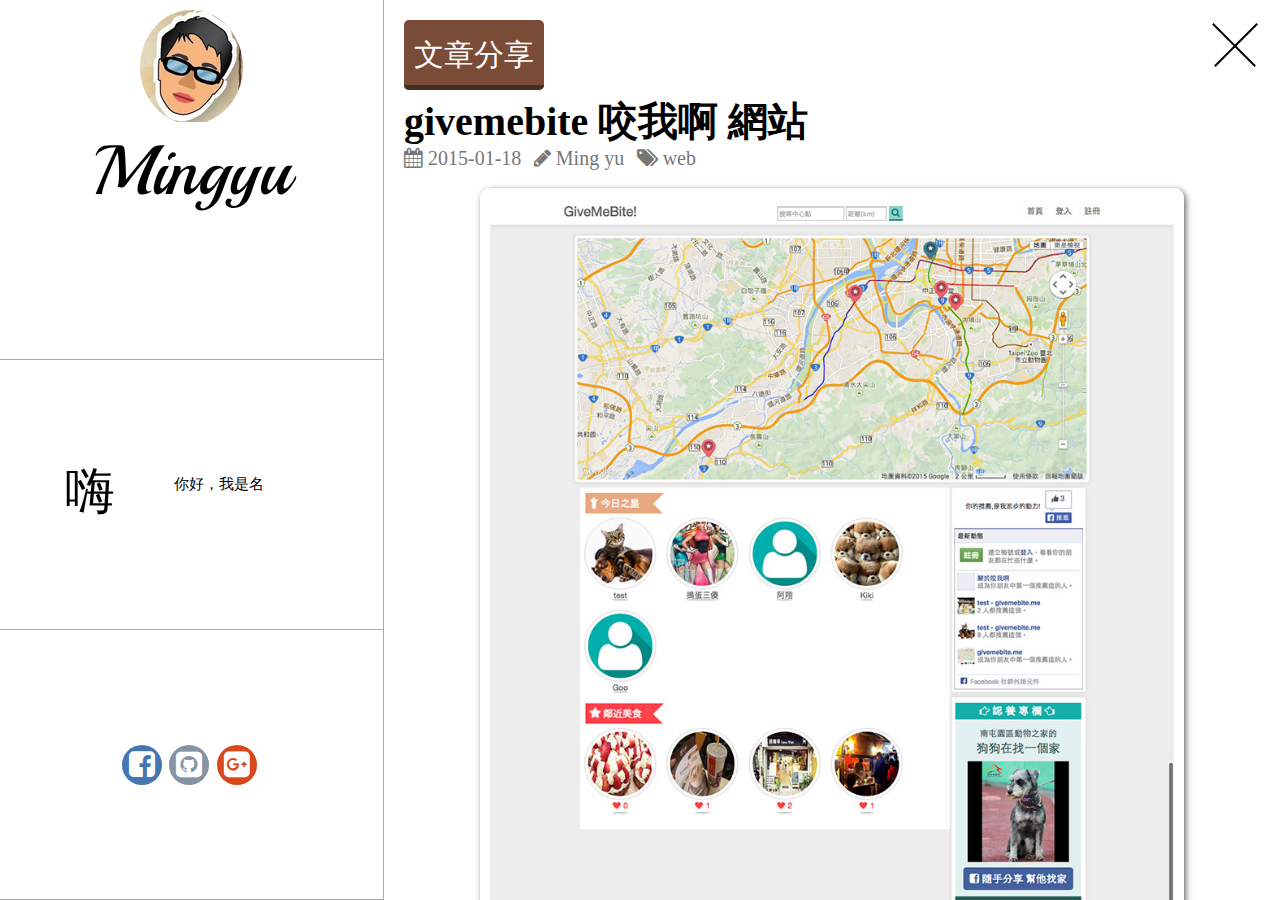
<file: web_bite.html>
<!DOCTYPE html>
<html lang="zh">
<head>
	<meta charset="UTF-8">
	<meta name="viewport" content="width=device-width,initial-scale=1.0,user-scalable=1">
	<title>I'm Tseng Mingyu - 網站作品</title>
	<link href="assets/styles/reset.css" media="screen" rel="stylesheet" />
	<link href='//fonts.googleapis.com/css?family=Playball' rel='stylesheet' type='text/css'>
	<link href="//maxcdn.bootstrapcdn.com/font-awesome/4.2.0/css/font-awesome.min.css" rel="stylesheet">
	<link href="assets/styles/index.css" rel="stylesheet">
	<link href="assets/styles/rwd.css" rel="stylesheet" />
	<script src="//ajax.googleapis.com/ajax/libs/jquery/1.11.2/jquery.min.js"></script>
	<script src="assets/javascript/index.js"></script>

    <meta name="description" content="這是有關我的個人網路履歷表！歡迎來參觀選購。多謝。感恩。"/>
    <meta name="keywords" content="Tseng Mingyu,web,ROR,Ruby on Rails">
    <meta property="og:title" content="I'm Tseng Mingyu - 網站作品"/>
	<meta property="og:type" content="website"/>
    <meta property="og:url" content="https://qazwsx9006.github.io/web_bite.html"/>
    <meta property="og:image:type" content="image/jpeg" />
	<meta property="og:image:width" content="400" />
	<meta property="og:image:height" content="300" />
    <meta property="og:image" content="https://qazwsx9006.github.io/assets/images/for_fb.jpg"/>
    <meta property="og:image" content="https://qazwsx9006.github.io/assets/images/tmy_big.jpg"/>
    <meta property="og:description" content="這是有關我的個人網路履歷表！歡迎來參觀選購。多謝。感恩。"/>
    <meta property="og:site_name" content="I'm Tseng Mingyu - 網站作品"/>
    <link rel="canonical" href="https://qazwsx9006.github.io/web_bite.html"/>
    
</head>
<body>
	<div class="my_info my_info2">
		<section class="info">
			<div class="avatar">
				<img src="assets/images/tmy.jpg" alt="">
			</div>
			<h2>Mingyu</h2>
			<ul class="tech">
				<li>Front-End Developer</li>
				<li>Web Desiginer</li>
				<li>Ruby on Rails Developer</li>
			</ul>
		</section>
		<section class="say_something">
			<div>
				<span class="hi">嗨</span>
				<span class="msg say" data-msg="你好，我是名煜。是個前後端工程師。目前主要以 Ruby on Rails做網站開發。平常興趣是上網、享受美食、在家發懶。也會參與研討會，社群。" data-speed="100">
				</span>
			</div>
		</section>
		<section class="social">
			<div class="box">
				<div class="fb-like" data-href="http://qazwsx9006.github.io/" data-layout="box_count" data-action="like" data-show-faces="true" data-share="false"></div>
				<a class="fb_a" href="https://www.facebook.com/qazwsx9006"><i class="fa fa-facebook-square"></i></a>
				<a class="gh_a" href="https://github.com/qazwsx9006"><i class="fa fa-github-square"></i></a>
				<a class="google_a" href="javascript:;"><i class="fa fa-google-plus-square"></i></a>
			</div>
		</section>
	</div>
	<article class="blog">
		<h3>文章分享</h3>
		<a href="/" class="close"></a>
		<h4>givemebite 咬我啊 網站</h4>
		<ul class="articleInfo">
			<li><i class="fa fa-calendar"></i> 2015-01-18</li>
			<li><i class="fa fa-pencil"></i> Ming yu</li>
			<li><i class="fa fa-tags"></i> web</li>
		</ul>
		<section class="web">
			<div class="blog_pics">
				<img src="assets/images/web3.jpg" alt="">
			</div>
			<p>
				[前言...]<br/>
				這個網站是為了練習ＲＯＲ以及ＡＷＳ，利用空閑時間把它架起來。從頭到尾都不假他人之手，獨立完成！<br/>
				雖然說是為了練習ＲＯＲ和ＡＷＳ，但其實ＡＷＳ只有用到ＥＣ2的功能，而且只有用一年免費的部分。而網域的的部分也是因為當初github有個學生包，可以免費用一年 xxx.me 的網域。所以目前都是零成本ＸＤＤＤ(可是一年好像快到了，正在考慮要搬家還是繼續付費用aws。)<br/>
			</p>
			<p>
				咬我啊，主要採用ＬＢＳ概念，替使用者搜尋附近的美食。使用者也可以上傳自己喜歡的美食，供別人搜尋討論。<br/>
				<br/>
				首頁會隨機推薦會員，以及附近美食。
			</p>
			<div class="blog_pics">
				<img src="assets/images/web3.jpg" alt="">
			</div>
			<br/>
			<p>
				會員頁面會顯示會員發佈過的美食(lazy load 概念)，會員獲得多少個喜歡，發佈過多少個美食。並在地圖上顯示對應位置。
			</p>
			<div class="blog_pics">
				<img src="assets/images/bite_page1.jpg" alt="">
			</div>
			<br/>
			<p>
				美食列表可以點選控制欄位(My favorite 旁的齒輪)，修改顯示樣式。
			</p>
			<div class="blog_pics groups">
				<img src="assets/images/bite_page6.jpg" alt="">
				<img src="assets/images/bite_page7.jpg" alt="">
				<img src="assets/images/bite_page8.jpg" alt="">
				<img src="assets/images/bite_page9.jpg" alt="">
			</div>
			<br/>
			<p>
				美食內容頁，可以留言討論，點擊喜歡，分享ＦＢ。
			</p>
			<div class="blog_pics">
				<img src="assets/images/bite_page2.jpg" alt="">
			</div>
			<br/>
			<p>
				個人資料設定頁面。
			</p>
			<div class="blog_pics">
				<img src="assets/images/bite_page3.jpg" alt="">
			</div>
			<br/>
			<p>
				發表ＰＯ文（敘述跟地址為必填，相片則會提示是否不填送出）。[紅色為不通過，綠色為通過。]
			</p>
			<div class="blog_pics">
				<img src="assets/images/bite_page4.jpg" alt="">
			</div>
			<br/>
			<p>
				也有為了手機版設計的版面(簡易版RWD)。選單按鈕在手機裝置上，可以長按之後，進行拖移該按鈕。避免擋到資訊。
			</p>
			<div class="blog_pics groups">
				<img src="assets/images/bite_page5.jpg" alt="">
			</div>

			<br/>
			<p>
				這網站全部由我一個人架設的，所以我想怎麼改怎麼玩就隨我高興ＸＤＤＤ。歡迎大家有意見或是問題都歡迎跟我討論～！<br/>
				傳送門：<a href="http://givemebite.me/">givemebite 咬我啊</a>
			</p>
			<div class="fb-comments" data-href="https://qazwsx9006.github.io/web_bite.html" data-width="100%" data-numposts="5" data-colorscheme="light"></div>
		</section>
	</article>
	<script>
	$(function(){
		sayMsg();indexSlide();portfolio();rwd_index();
	})
	</script>
	<div id="fb-root"></div>
	<script>(function(d, s, id) {
	  var js, fjs = d.getElementsByTagName(s)[0];
	  if (d.getElementById(id)) return;
	  js = d.createElement(s); js.id = id;
	  js.src = "//connect.facebook.net/zh_TW/sdk.js#xfbml=1&version=v2.0";
	  fjs.parentNode.insertBefore(js, fjs);
	}(document, 'script', 'facebook-jssdk'));</script>
	<script>
	  (function(i,s,o,g,r,a,m){i['GoogleAnalyticsObject']=r;i[r]=i[r]||function(){
	  (i[r].q=i[r].q||[]).push(arguments)},i[r].l=1*new Date();a=s.createElement(o),
	  m=s.getElementsByTagName(o)[0];a.async=1;a.src=g;m.parentNode.insertBefore(a,m)
	  })(window,document,'script','//www.google-analytics.com/analytics.js','ga');

	  ga('create', 'UA-52133868-3', 'auto');
	  ga('send', 'pageview');

	</script>
</body>
</html>
</file>
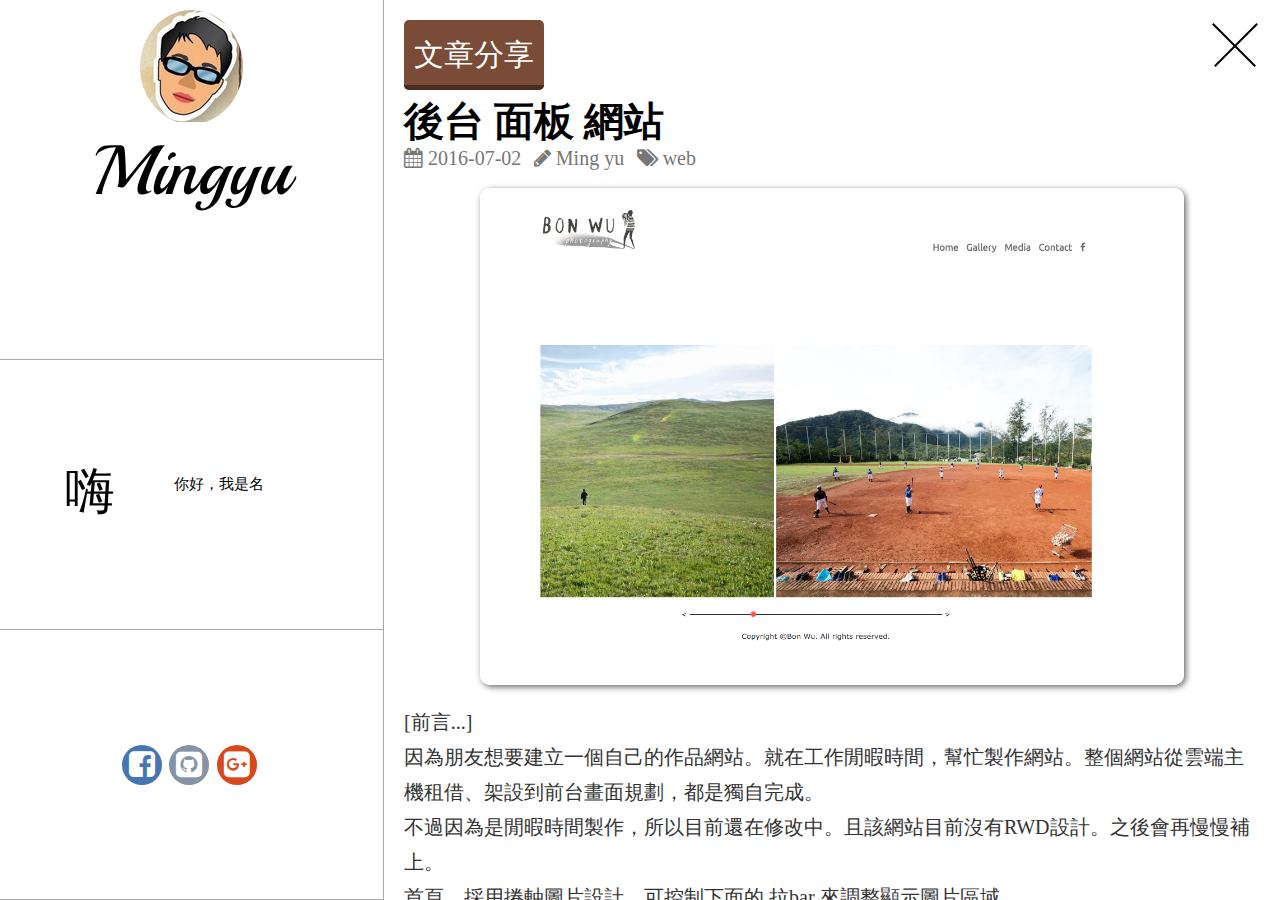
<file: web_bon.html>
<!DOCTYPE html>
<html lang="zh">
<head>
	<meta charset="UTF-8">
	<meta name="viewport" content="width=device-width,initial-scale=1.0,user-scalable=1">
	<title>I'm Tseng Mingyu - 網站作品</title>
	<link href="assets/styles/reset.css" media="screen" rel="stylesheet" />
	<link href='//fonts.googleapis.com/css?family=Playball' rel='stylesheet' type='text/css'>
	<link href="//maxcdn.bootstrapcdn.com/font-awesome/4.2.0/css/font-awesome.min.css" rel="stylesheet">
	<link href="assets/styles/index.css" rel="stylesheet">
	<link href="assets/styles/rwd.css" rel="stylesheet" />
	<script src="//ajax.googleapis.com/ajax/libs/jquery/1.11.2/jquery.min.js"></script>
	<script src="assets/javascript/index.js"></script>

    <meta name="description" content="這是有關我的個人網路履歷表！歡迎來參觀選購。多謝。感恩。"/>
    <meta name="keywords" content="Tseng Mingyu,web,ROR,Ruby on Rails">
    <meta property="og:title" content="I'm Tseng Mingyu - 網站作品"/>
	<meta property="og:type" content="website"/>
    <meta property="og:url" content="https://qazwsx9006.github.io/web_bon.html"/>
    <meta property="og:image:type" content="image/jpeg" />
	<meta property="og:image:width" content="400" />
	<meta property="og:image:height" content="300" />
    <meta property="og:image" content="https://qazwsx9006.github.io/assets/images/for_fb.jpg"/>
    <meta property="og:image" content="https://qazwsx9006.github.io/assets/images/tmy_big.jpg"/>
    <meta property="og:description" content="這是有關我的個人網路履歷表！歡迎來參觀選購。多謝。感恩。"/>
    <meta property="og:site_name" content="I'm Tseng Mingyu - 網站作品"/>
    <link rel="canonical" href="https://qazwsx9006.github.io/web_bon.html"/>

</head>
<body>
	<div class="my_info my_info2">
		<section class="info">
			<div class="avatar">
				<img src="assets/images/tmy.jpg" alt="">
			</div>
			<h2>Mingyu</h2>
			<ul class="tech">
				<li>Front-End Developer</li>
				<li>Web Desiginer</li>
				<li>Ruby on Rails Developer</li>
			</ul>
		</section>
		<section class="say_something">
			<div>
				<span class="hi">嗨</span>
				<span class="msg say" data-msg="你好，我是名煜。是個前後端工程師。目前主要以 Ruby on Rails做網站開發。平常興趣是上網、享受美食、在家發懶。也會參與研討會，社群。" data-speed="100">
				</span>
			</div>
		</section>
		<section class="social">
			<div class="box">
				<div class="fb-like" data-href="http://qazwsx9006.github.io/" data-layout="box_count" data-action="like" data-show-faces="true" data-share="false"></div>
				<a class="fb_a" href="https://www.facebook.com/qazwsx9006"><i class="fa fa-facebook-square"></i></a>
				<a class="gh_a" href="https://github.com/qazwsx9006"><i class="fa fa-github-square"></i></a>
				<a class="google_a" href="javascript:;"><i class="fa fa-google-plus-square"></i></a>
			</div>
		</section>
	</div>
	<article class="blog">
		<h3>文章分享</h3>
		<a href="/" class="close"></a>
		<h4>後台 面板 網站</h4>
		<ul class="articleInfo">
			<li><i class="fa fa-calendar"></i> 2016-07-02</li>
			<li><i class="fa fa-pencil"></i> Ming yu</li>
			<li><i class="fa fa-tags"></i> web</li>
		</ul>
		<section class="web">
			<div class="blog_pics">
				<img src="assets/images/web5.png" alt="">
			</div>
			<p>
				[前言...]<br/>
				因為朋友想要建立一個自己的作品網站。就在工作閒暇時間，幫忙製作網站。整個網站從雲端主機租借、架設到前台畫面規劃，都是獨自完成。<br/>
				不過因為是閒暇時間製作，所以目前還在修改中。且該網站目前沒有RWD設計。之後會再慢慢補上。
			</p>
			<p>
				首頁，採用捲軸圖片設計，可控制下面的 拉bar 來調整顯示圖片區域
			</p>
			<div class="blog_pics">
				<img src="assets/images/web_bon1.png" alt="">
			</div>
			<br/>
			<p>
				相簿頁以及影片頁的縮圖設定在不同時間跳出，增加網頁活潑性。預計會使用瀑布流方式。<br/>
				聯絡我頁面也採用簡單明理的方式，方便使用者不會混淆。
			</p>
			<div class="blog_pics groups">
				<img src="assets/images/web_bon2.png" alt="">
				<img src="assets/images/web_bon3.png" alt="">
				<img src="assets/images/web_bon4.png" alt="">
			</div>
			<br/>
			<p>
				後台採用 bootstrap admin 面板做修改。方便管理員未來使用以及擴充功能。
			</p>
			<div class="blog_pics groups">
				<img src="assets/images/web_bon6.png" alt="">
				<img src="assets/images/web_bon7.png" alt="">
				<img src="assets/images/web_bon8.png" alt="">
			</div>
			<br/>
			<p>
				歡迎參觀，對他的影像紀錄有興趣，也歡迎直接聯繫！<br/>
				傳送門：<a href="http://bonimages.tw">Bon Images</a>
			</p>
			<div class="fb-comments" data-href="https://qazwsx9006.github.io/web_bon.html" data-width="100%" data-numposts="5" data-colorscheme="light"></div>
		</section>
	</article>
	<script>
	$(function(){
		sayMsg();indexSlide();portfolio();rwd_index();
	})
	</script>
	<div id="fb-root"></div>
	<script>(function(d, s, id) {
	  var js, fjs = d.getElementsByTagName(s)[0];
	  if (d.getElementById(id)) return;
	  js = d.createElement(s); js.id = id;
	  js.src = "//connect.facebook.net/zh_TW/sdk.js#xfbml=1&version=v2.0";
	  fjs.parentNode.insertBefore(js, fjs);
	}(document, 'script', 'facebook-jssdk'));</script>
	<script>
	  (function(i,s,o,g,r,a,m){i['GoogleAnalyticsObject']=r;i[r]=i[r]||function(){
	  (i[r].q=i[r].q||[]).push(arguments)},i[r].l=1*new Date();a=s.createElement(o),
	  m=s.getElementsByTagName(o)[0];a.async=1;a.src=g;m.parentNode.insertBefore(a,m)
	  })(window,document,'script','//www.google-analytics.com/analytics.js','ga');

	  ga('create', 'UA-52133868-3', 'auto');
	  ga('send', 'pageview');

	</script>
</body>
</html>
</file>
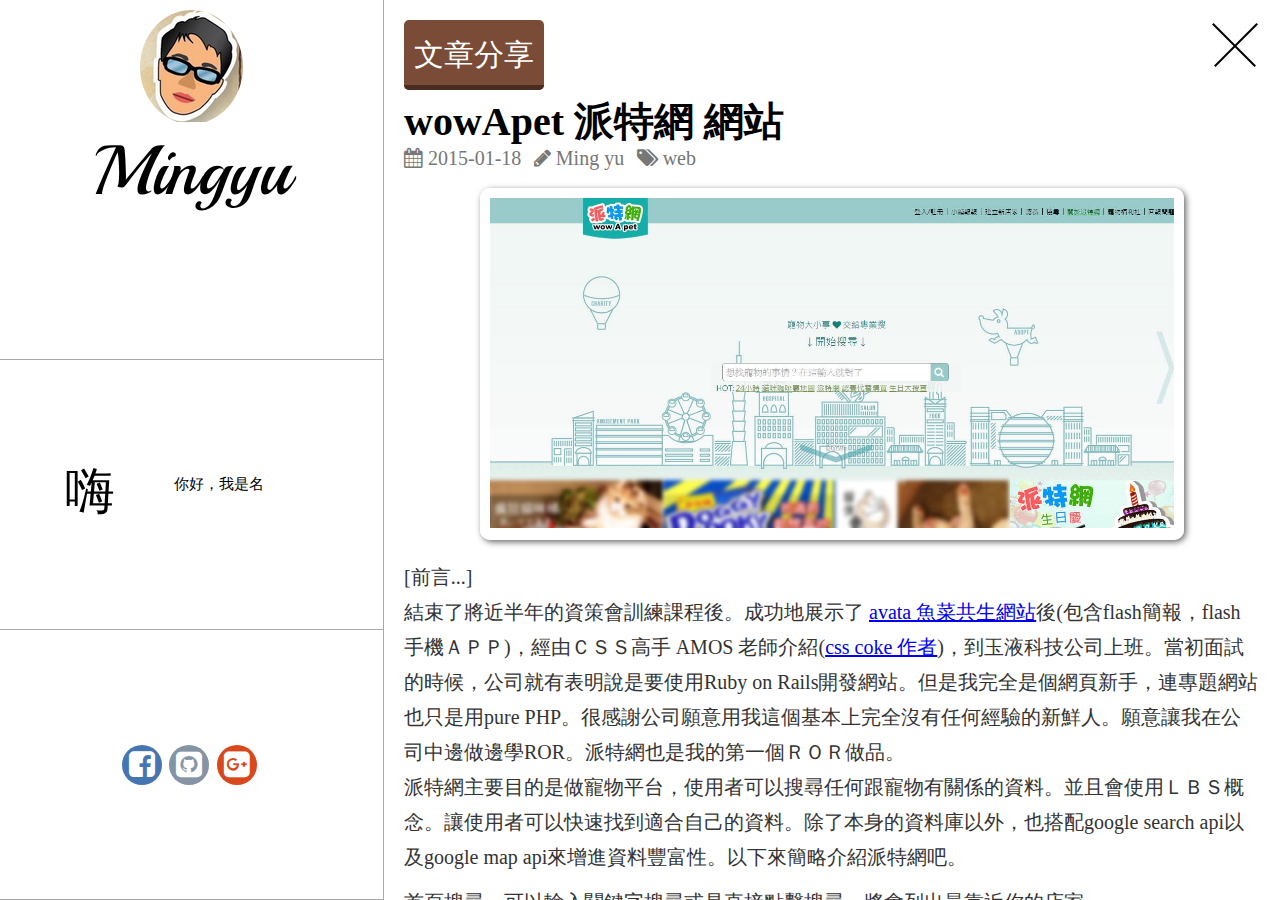
<file: web_wowapet.html>
<!DOCTYPE html>
<html lang="zh">
<head>
	<meta charset="UTF-8">
	<meta name="viewport" content="width=device-width,initial-scale=1.0,user-scalable=1">
	<title>I'm Tseng Mingyu - 網站作品</title>
	<link href="assets/styles/reset.css" media="screen" rel="stylesheet" />
	<link href='//fonts.googleapis.com/css?family=Playball' rel='stylesheet' type='text/css'>
	<link href="//maxcdn.bootstrapcdn.com/font-awesome/4.2.0/css/font-awesome.min.css" rel="stylesheet">
	<link href="assets/styles/index.css" rel="stylesheet">
	<link href="assets/styles/rwd.css" rel="stylesheet" />
	<script src="//ajax.googleapis.com/ajax/libs/jquery/1.11.2/jquery.min.js"></script>
	<script src="assets/javascript/index.js"></script>

    <meta name="description" content="這是有關我的個人網路履歷表！歡迎來參觀選購。多謝。感恩。"/>
    <meta name="keywords" content="Tseng Mingyu,web,ROR,Ruby on Rails">
    <meta property="og:title" content="I'm Tseng Mingyu - 網站作品"/>
	<meta property="og:type" content="website"/>
    <meta property="og:url" content="https://qazwsx9006.github.io/web_wowapet.html"/>
    <meta property="og:image:type" content="image/jpeg" />
	<meta property="og:image:width" content="400" />
	<meta property="og:image:height" content="300" />
    <meta property="og:image" content="https://qazwsx9006.github.io/assets/images/for_fb.jpg"/>
    <meta property="og:image" content="https://qazwsx9006.github.io/assets/images/tmy_big.jpg"/>
    <meta property="og:description" content="這是有關我的個人網路履歷表！歡迎來參觀選購。多謝。感恩。"/>
    <meta property="og:site_name" content="I'm Tseng Mingyu - 網站作品"/>
    <link rel="canonical" href="https://qazwsx9006.github.io/web_wowapet.html"/>
</head>
<body>
	<div class="my_info my_info2">
		<section class="info">
			<div class="avatar">
				<img src="assets/images/tmy.jpg" alt="">
			</div>
			<h2>Mingyu</h2>
			<ul class="tech">
				<li>Front-End Developer</li>
				<li>Web Desiginer</li>
				<li>Ruby on Rails Developer</li>
			</ul>
		</section>
		<section class="say_something">
			<div>
				<span class="hi">嗨</span>
				<span class="msg say" data-msg="你好，我是名煜。是個前後端工程師。目前主要以 Ruby on Rails做網站開發。平常興趣是上網、享受美食、在家發懶。也會參與研討會，社群。" data-speed="100">
				</span>
			</div>
		</section>
		<section class="social">
			<div class="box">
				<div class="fb-like" data-href="http://qazwsx9006.github.io/" data-layout="box_count" data-action="like" data-show-faces="true" data-share="false"></div>
				<a class="fb_a" href="https://www.facebook.com/qazwsx9006"><i class="fa fa-facebook-square"></i></a>
				<a class="gh_a" href="https://github.com/qazwsx9006"><i class="fa fa-github-square"></i></a>
				<a class="google_a" href="javascript:;"><i class="fa fa-google-plus-square"></i></a>
			</div>
		</section>
	</div>
	<article class="blog">
		<h3>文章分享</h3>
		<a href="/" class="close"></a>
		<h4>wowApet 派特網 網站</h4>
		<ul class="articleInfo">
			<li><i class="fa fa-calendar"></i> 2015-01-18</li>
			<li><i class="fa fa-pencil"></i> Ming yu</li>
			<li><i class="fa fa-tags"></i> web</li>
		</ul>
		<section class="web">
			<div class="blog_pics">
				<img src="assets/images/wowapet_index.jpg" alt="">
			</div>
			<p>
				[前言...]<br/>
				結束了將近半年的資策會訓練課程後。成功地展示了 <a target="_blank" href="web_avata.html">avata 魚菜共生網站</a>後(包含flash簡報，flash 手機ＡＰＰ)，經由ＣＳＳ高手 AMOS 老師介紹(<a target="_blank" href="http://csscoke.com/">css coke 作者</a>)，到玉液科技公司上班。當初面試的時候，公司就有表明說是要使用Ruby on Rails開發網站。但是我完全是個網頁新手，連專題網站也只是用pure PHP。很感謝公司願意用我這個基本上完全沒有任何經驗的新鮮人。願意讓我在公司中邊做邊學ROR。派特網也是我的第一個ＲＯＲ做品。
			<br/>
			<p>
				派特網主要目的是做寵物平台，使用者可以搜尋任何跟寵物有關係的資料。並且會使用ＬＢＳ概念。讓使用者可以快速找到適合自己的資料。除了本身的資料庫以外，也搭配google search api以及google map api來增進資料豐富性。以下來簡略介紹派特網吧。
			</p>
			<br/>
			<p>
				首頁搜尋。可以輸入關鍵字搜尋或是直接點擊搜尋，將會列出最靠近你的店家。
			</p>
			<div class="blog_pics">
				<img src="assets/images/wowapet_index.jpg" alt="">
			</div>
			<br/>
			<p>
				搜尋結果頁左邊側邊的按鈕可以點擊選擇特定類別。
			</p>
			<div class="blog_pics">
				<img src="assets/images/wowapet_page1.jpg" alt="">
			</div>
			<br/>
			<p>
				搜尋結果頁上方按鈕可以根據條件過濾。
			</p>
			<div class="blog_pics">
				<img src="assets/images/wowapet_page2.jpg" alt="">
			</div>
			<br/>
			<p>
				搜尋結果頁右邊地球圖示，點擊可進入地圖模式頁面。
			</p>
			<div class="blog_pics">
				<img src="assets/images/wowapet_page3.jpg" alt="">
			</div>
			<br/>
			<p>
				另外有清單頁，小編報報頁，內容頁，建立頁面。
			</p>
			<div class="blog_pics">
				<img src="assets/images/wowapet_page4.jpg" alt="">
			</div>
			<br/>
			<p>
				發現頁面有錯誤時，可以點擊回報問題。
			</p>
			<div class="blog_pics">
				<img src="assets/images/wowapet_page8.jpg" alt="">
			</div>
			<br/>
			<p>
				會員系統包含個人資料，設定，通知，訊息，建立的店家。
			</p>
			<div class="blog_pics">
				<img src="assets/images/wowapet_page9.jpg" alt="">
			</div>
			<br/>
			<p>
				也有架設一個論壇提供會員們討論的平台。
			</p>
			<div class="blog_pics">
				<img src="assets/images/wowapet_page10.jpg" alt="">
			</div>
			<div class="blog_pics">
				<img src="assets/images/wowapet_page11.jpg" alt="">
			</div>
			<br/>
			<p>
				另外會不定期舉辦活動，贈與網站虛擬貨幣，然後提供物品供使用者兌換。
			</p>
			<div class="blog_pics">
				<img src="assets/images/wowapet_page13.jpg" alt="">
			</div>
			<br/>
			<p>
				網站也有製作 api 供他站使用，包含 404寵物認養頁面 以及 部落格寵物認養專欄。
			</p>
			<div class="blog_pics">
				<img src="assets/images/wowapet_page15.jpg" alt="">
			</div>
			<div class="blog_pics">
				<img src="assets/images/wowapet_page6.jpg" alt="">
			</div>


			<p>
				以上就是這個網站的大概內容。<br/>
				這網站後台部分也很仔細，但不是我負責的，所以就沒有介紹了。<br/>
				我主要負責的內容包含：<br/>
				1.部分網頁切板。(主要在論壇頁，會員個人頁，寵物福利社，api設計)<br/>
				2.將前端美術設計切板 HTML 轉為 ROR。<br/>
				3.google api ＆＆ facebook api 串接<br/>
				4.404認養以及部落格寵物認養功能。<br/>
				5.其他大大小小功能。(回報問題，未讀通知，手動定位...等)
			</p>
			<br/>
			<p>
				目前已經離職，不負責此專案了。實際狀況可能與以上描述不同。<br/>
				傳送門：<a href="javascript:;">wowApet 派特網(網站已失效)</a>
			</p>
			<div class="fb-comments" data-href="https://qazwsx9006.github.io/web_wowapet.html" data-width="100%" data-numposts="5" data-colorscheme="light"></div>
		</section>
	</article>
	<script>
	$(function(){
		sayMsg();indexSlide();portfolio();rwd_index();
	})
	</script>
	<div id="fb-root"></div>
	<script>(function(d, s, id) {
	  var js, fjs = d.getElementsByTagName(s)[0];
	  if (d.getElementById(id)) return;
	  js = d.createElement(s); js.id = id;
	  js.src = "//connect.facebook.net/zh_TW/sdk.js#xfbml=1&version=v2.0";
	  fjs.parentNode.insertBefore(js, fjs);
	}(document, 'script', 'facebook-jssdk'));</script>
	<script>
	  (function(i,s,o,g,r,a,m){i['GoogleAnalyticsObject']=r;i[r]=i[r]||function(){
	  (i[r].q=i[r].q||[]).push(arguments)},i[r].l=1*new Date();a=s.createElement(o),
	  m=s.getElementsByTagName(o)[0];a.async=1;a.src=g;m.parentNode.insertBefore(a,m)
	  })(window,document,'script','//www.google-analytics.com/analytics.js','ga');

	  ga('create', 'UA-52133868-3', 'auto');
	  ga('send', 'pageview');

	</script>
</body>
</html>
</file>
<file: assets/styles/index.css>
html,body{
		width: 100%;
		height: 100%;
	}
	input.hidden{
		display: none;
	}
	.my_info{
		width: 30%;
		height: 100%;
		float: left;
		overflow-y:auto; 
		overflow-x:hidden; 
		position: relative;
		background: #fff;
	}
	.my_info section{
		height:30%;
		text-align: center;
		min-height: 200px;
		position: relative;
		border: 1px solid #aaa;
		border-width: 0 1px 1px 0;
		-webkit-box-sizing: border-box;
		-moz-box-sizing: border-box;
		-ms-box-sizing: border-box;
		-o-box-sizing: border-box;
		box-sizing: border-box;
	}
	.my_info section:first-child{
		height: 40%;
		min-height: 260px;
	}
	.my_info section:last-child{
		height:30%;
		min-height: 100px;
	}
	.my_info .avatar{
		display: inline-block;
		border-radius: 50%;
		overflow: hidden;
		margin-top: 10px;
	}
	.my_info h2{
		margin-top: 10px;
		font-size: 7rem;
		font-family: 'Playball', cursive;
	}
	.my_info .tech{
		margin-top: 15px;
		position: relative;
		font-size: 2rem;
	}
	.my_info .tech li{
		position: absolute;
		top: 0;
		left: 0;
		width: 100%;
		opacity: 0;
		-webkit-animation: Fade 12s linear infinite; 
	}
	.my_info .tech li:nth-child(1){
		 -webkit-animation-delay: .5s
	}
	.my_info .tech li:nth-child(2){
		 -webkit-animation-delay: 4.5s
	}
	.my_info .tech li:nth-child(3){
		 -webkit-animation-delay: 8.5s
	}

	.my_info .say_something:before{
		content: '';
		display: inline-block;
		width: 0;
		margin-left: -5px;
		height: 100%;
		background: #000;
		vertical-align: middle;
	}
	.say_something div{
		display: inline-block;
		width: 80%;
		max-width: 250px;
		vertical-align: middle;
	}
	.my_info .hi{
		float: left;
		font-size: 5rem;
		margin:-8px 7px 0 0;
	}
	.my_info .msg{
		font-size: 15px;
		line-height: 20px;	
	}

	.social:before{
		content: '';
		display: inline-block;
		width: 0;
		margin-left: -5px;
		height: 100%;
		background: #000;
		vertical-align: middle;
	}
	.social .box{
		display: inline-block;
		width: 95%;
	}
	.social a{
		margin-right: 5px;
		display: inline-block;
		vertical-align: middle;
		color: #fff;
		width: 40px;
		height: 40px;
		line-height: 40px;
		border-radius: 50%;
		font-size: 30px;
		text-decoration: none;
	}
	.fb-like{
		display: inline-block;
		vertical-align: bottom;
	}
	.social .fb_a{
		background: #4676b2;
	}
	.social .fb_a:hover{
		background: #719ac6;
	}
	.social .gh_a{
		background: #8594a5;
	}
	.social .gh_a:hover{
		background: #b5bfc6;
	}
	.social .google_a{
		background: #d8481d;
	}
	.social .google_a:hover{
		background: #d87b56;
	}

	@-webkit-keyframes Fade { 
	  0% { opacity:0;}
	  5% {opacity:1;}
	  25% {opacity: 1;}
	  32% {opacity: 0;}
	  100% {opacity:0;}
	}

	.profile{
		width: 70%;
		height: 100%;
		float: left;
		position: relative;
	}
	.profile section{
		width: 100%;
		height: 100%;
		position: absolute;
		top: 0;
		left: 0;
		overflow-x:hidden;
		overflow-y:auto;  
	}
	.profile .flag{
		height: 100%;
		width: 25%;
		float: left;
		cursor: pointer;
		background: #4da06a;
		position: relative;
	}
	.profile .flag:nth-child(2){
		background: #70a080;
	}
	.profile .flag:nth-child(3){
		background: #8bbe9a;
	}
	.profile .flag:nth-child(4){
		background: #9fbea9;
	}
	.profile .content{
		padding: 10px;
		-webkit-box-sizing: border-box;
		-moz-box-sizing: border-box;
		-ms-box-sizing: border-box;
		-o-box-sizing: border-box;
		box-sizing: border-box;
		position: absolute;
		top: 0;
		left: -110%;
		z-index: -1;
		opacity: 0;
		transition: left .5s, opacity .5s;
	}
	.profile .content.show{
		left: 0;
		opacity: 1;
		z-index: 0;
		transition: left .5s, opacity .5s, z-index .1s .5s ;
	}
	.profile h3{
		text-align: center;
		color: #fff;
		font-size: 4rem;
		padding: 30px;
	}
	.profile .content h3{
		color: #fff;
		display: inline-block;
		background: #7a4b36;
		border-radius: 5px;
		font-size: 3rem;
		padding: 20px 10px;
		position: relative;
		overflow: hidden;
	}
	.profile .content h3:after{
		content: '';
		background: #492d20;
		margin-top: 0;
		opacity: 1;
		height: 5px;
		position: absolute;
		left: 0;
		bottom: 0;
	}
	.profile .content .close{
		width: 60px;
		height: 60px;
		display: inline-block;
		position: absolute;
		top: 15px;
		right: 15px;
		text-align: center;
		cursor: pointer;
	}
	.profile .content .close:after,.profile .content .close:before{
		content: '';
		display: inline-block;
		height: 100%;
		width: 2px;
		background: #000;
		-ms-transform: rotate(0deg);
		-webkit-transform: rotate(0deg);
		-moz-transform: rotate(0deg);
		-o-transform: rotate(0deg);
		transform: rotate(0deg);
		transition: .3s ;
	}
	.profile .content .close.open:before{
		-ms-transform: rotate(135deg);
		-webkit-transform: rotate(135deg);
		-moz-transform: rotate(135deg);
		-o-transform: rotate(135deg);
		transform: rotate(135deg);
	}
	.profile .content .close.open:after{
		-ms-transform: rotate(-135deg);
		-webkit-transform: rotate(-135deg);
		-moz-transform: rotate(-135deg);
		-o-transform: rotate(-135deg);
		transform: rotate(-135deg);
	}

	


	.resume .menu{
		text-align: center;
		padding: 10px 10px 0 10px;
		background: #d8cdbb;
		margin-bottom: 10px;
	}
	.resume .menu li:hover,.resume .menu .active{
		background: #e64a3b;
	}
	.resume .menu li{
		display: inline-block;
		font-size: 2rem;
		background: rgba(39, 36, 37, 0.3);
		padding: 8px 10px;
		border-radius: 5px;
		margin-right: 10px;
		margin-bottom: 10px;
		cursor: pointer;
		color: #fff;
		transition:.3s;
		position: relative;
	}
	.resume .menu li:first-child:before{
		content: "{";
		display: inline-block;
		color: #3f3f3f;
		position: absolute;
		top: 0;
		right: 120%;
		font-size: 4rem;
	}
	.resume .menu li:last-child:after{
		content: "}";
		display: inline-block;
		color: #3f3f3f;
		position: absolute;
		top: 0;
		left: 120%;
		font-size: 4rem;
	}
	.profile .timeLineBox{
		position: relative;
	}
	.profile .timeLine{
		width: 100%;
		margin: 0 auto;
		position: absolute;
		left: 0;
		top: 0;
		/*display: none;*/
		transition:.3s;
	    -webkit-perspective: 1500px;
	    -moz-perspective: 1500px;
	    -ms-perspective: 1500px;
	    -o-perspective: 1500px;
	    perspective: 1500px;
	}
	.profile .timeLine.skillTree{
		-webkit-transform: rotateY(90deg);
		-moz-transform: rotateY(90deg);
		-ms-transform: rotateY(90deg);
		-o-transform: rotateY(90deg);
		transform: rotateY(90deg);
	}
	.profile .timeLine.life{
		-webkit-transform: rotateY(0deg);
		-moz-transform: rotateY(0deg);
		-ms-transform: rotateY(0deg);
		-o-transform: rotateY(0deg);
		transform: rotateY(0deg);
	}
	.profile .timeLine.skillTree.rotateY{
		-webkit-transform: rotateY(0deg);
		-moz-transform: rotateY(0deg);
		-ms-transform: rotateY(0deg);
		-o-transform: rotateY(0deg);
		transform: rotateY(0deg);
	}
	.profile .timeLine.life.rotateY{
		-webkit-transform: rotateY(-90deg);
		-moz-transform: rotateY(-90deg);
		-ms-transform: rotateY(-90deg);
		-o-transform: rotateY(-90deg);
		transform: rotateY(-90deg);
	}
	.profile .timeLine:before{
		content: '';
		display: block;
		position: absolute;
		width: 10px;
		margin-left: -5px;
		height: 100%;
		background: #333;
		top: 70px;
		left: 50%;
	}
	.timeLine .top_pic{
		width: 60px;
		height: 60px;
		border-radius: 50%;
		background: #fff;
		border: 5px solid #333;
		text-align: center;
		color: #333;
		line-height: 60px;
		font-size: 25px;
		/*margin-left: -30px;*/
		margin: 0 auto;
		box-shadow: inset 0 0 0 5px #fff,inset 0 0 0 8px #333;
		cursor: pointer;
		transition:.3s;
	}
	.timeLine .top_pic:hover{
		border-color: #a25525;
		box-shadow: inset 0 0 0 5px #fff,inset 0 0 0 8px #e3a86b;
	}
	.timeLine li:nth-child(n+2){
		width: 43%;
		margin-top: 30px;
		margin-left: 4%;
		padding: 10px;
		-webkit-box-sizing: border-box;
		-moz-box-sizing: border-box;
		-ms-box-sizing: border-box;
		-o-box-sizing: border-box;
		box-sizing: border-box;
	}
	.timeLine li:nth-child(n+2):before{
		content: '';
		display: inline-block;
		width: 30px;
		height: 30px;
		background: #333;
		border-radius: 50%;
		position: absolute;
		left: 50%;
		margin-left: -15px;
		box-shadow: inset 0 0 0 5px #333,inset 0 0 0 10px #fff;
		transition:.3s;
		cursor: pointer;
	}
	.timeLine li:nth-child(n+2):hover:before{
		background: #bf5628;
		box-shadow: inset 0 0 0 5px #bf5628,inset 0 0 0 10px #fff;
		-ms-transform: scale(1.3);
		-webkit-transform: scale(1.3);
		-moz-transform: scale(1.3);
		-o-transform: scale(1.3);
		transform: scale(1.3);
	}
	.timeLine li:nth-child(2n+2) h4{
		margin-left: 47%;
		/*width: 60%;*/
		position: absolute;
		font-size: 3rem;
		margin-top: -10px;
		cursor: default;
	}
	.timeLine li:nth-child(2n+2) h4:after{
		content: attr(data-msg);
		position: absolute;
		left: 0;
		top: 110%;
		font-size: 2rem;
		color: #666;
	}
	.timeLine li:nth-child(2n+2) p{
		text-align: right;
		font-size: 16px;
		line-height: 20px;
		background: #9abfa6;
		padding: 10px;
		border-radius: 10px;
		font-weight: 900;
		color: #333;
		position: relative;
		cursor: default;
	}
	.timeLine li:nth-child(2n+2) p:before{
		content: '';
		display: inline-block;
		width: 0;
		height: 0;
		position: absolute;
		left: 100%;
		border:15px solid #9abfa6;
		border-width: 5px 0 25px 20px ;
		border-color: transparent transparent transparent #9abfa6;
	}

	.timeLine li:nth-child(2n+3){
		margin-left: 53%;
	}
	.timeLine li:nth-child(2n+3) h4{
		width: 47%;
		position: absolute;
		font-size: 3rem;
		margin-top: -10px;
		left: 0;
		text-align: right;
		cursor: default;
	}
	.timeLine li:nth-child(2n+3) h4:after{
		content: attr(data-msg);
		position: absolute;
		right: 0;
		top: 110%;
		font-size: 2rem;
		color: #666;
	}
	.timeLine li:nth-child(2n+3) p{
		background: #9abfa6;
		padding: 10px;
		border-radius: 10px;
		font-size: 16px;
		line-height: 20px;
		font-weight: 900;
		color: #333;
		position: relative;
		cursor: default;
	}
	.timeLine li:nth-child(2n+3) p:before{
		content: '';
		display: inline-block;
		width: 0;
		height: 0;
		position: absolute;
		right: 100%;
		border:15px solid #9abfa6;
		border-width: 5px 20px 25px 0;
		border-color: transparent #9abfa6 transparent transparent;
	}
	.skillTree .top_pic{
		margin-bottom: 70px;
	}
	.skillTree li:nth-child(2n+2) h4{
		margin-left: 47%;
		position: absolute;
		font-size: 4rem;
		margin-top: 0px;
	}
	.skillTree li:nth-child(2n+3) h4{
		font-size: 4rem;
	}
	.skillTree li:nth-child(2n+2) .circle{
		text-align: right;
	}
	.skillTree li:nth-child(n+2) .circle > span{
		display: inline-block;
		background: #36211c;
		width: 40%;
		padding-top:40%;
		border-radius: 50%;
		position: relative;
		-webkit-transform: translateY(-50%);
		-moz-transform: translateY(-50%);
		-ms-transform: translateY(-50%);
		-o-transform: translateY(-50%);
		transform: translateY(-50%);
		box-shadow: inset 0 0 0 8px #cbb2a8; 
	}
	.skillTree li:nth-child(n+2) .circle span div{
		position: absolute;
		width: 50%;
		height: 100%;
		left: 0;
		top: 0;
		overflow: hidden;
	}
	.skillTree li:nth-child(2n+2) .circle span div div{

	}
	.skillTree li:nth-child(n+2) .circle span div.rightbox{
		left: 50%;
	}
	.skillTree li:nth-child(n+2) .circle span div div{
		width: 100%;
	    -ms-transform-origin: 0% 50%; 
	    -webkit-transform-origin: 0% 50%; 
	    -moz-transform-origin: 0% 50%; 
	    -o-transform-origin: 0% 50%; 
	    transform-origin: 0% 50%;
	    transition:2s linear;
	}
	.skillTree li:nth-child(n+2) .circle span div div.right{
	    -webkit-transform: rotate(-180deg);
	    -moz-transform: rotate(-180deg);
	    -ms-transform: rotate(-180deg);
	    -o-transform: rotate(-180deg);
	    transform: rotate(-180deg);
	}
	.skillTree li:nth-child(n+2) .circle span div div.left{
	    -ms-transform-origin: 100% 50%; 
	    -webkit-transform-origin: 100% 50%; 
	    -moz-transform-origin: 100% 50%; 
	    -o-transform-origin: 100% 50%; 
	    transform-origin: 100% 50%;
	    -webkit-transform: rotate(-180deg);
	    -moz-transform: rotate(-180deg);
	    -ms-transform: rotate(-180deg);
	    -o-transform: rotate(-180deg);
	    transform: rotate(-180deg);
	}
	.skillTree li:nth-child(n+2) .circle span div .circleLine{
		width: 200%;
		border:10px solid #e7573d;
		border-radius: 50%;
		-webkit-box-sizing: border-box;
		-moz-box-sizing: border-box;
		-ms-box-sizing: border-box;
		-o-box-sizing: border-box;
		box-sizing: border-box;
		position: absolute;
	}
	.skillTree li:nth-child(n+2) .circle span div.right .circleLine{
		left: -100%;
	}
	.skillTree li:nth-child(n+2) .circle span span{
		position: absolute;
		left: 50%;
		top: 50%;
		-webkit-transform:translate(-50%,-50%);
		-moz-transform:translate(-50%,-50%);
		-ms-transform:translate(-50%,-50%);
		-o-transform:translate(-50%,-50%);
		transform:translate(-50%,-50%);
		color: #fff;
		font-size: 2rem;
	}

	.portfolio .filter{
		text-align: center;
		padding: 10px 10px 0 10px;
		background: #d8cdbb;
	}
	.portfolio .filter li:hover,.portfolio .filter .active{
		background: #e64a3b;
	}
	.portfolio .filter li.picBtn:hover,.portfolio .filter .picBtn.active{
		background: #e6a382;
	}
	.portfolio .filter li.videoBtn:hover,.portfolio .filter .videoBtn.active{
		background: #91ccca;
	}
	.portfolio .filter li.webBtn:hover,.portfolio .filter .webBtn.active{
		background: #86e67d;
	}
	.portfolio .filter li{
		display: inline-block;
		font-size: 2rem;
		background: rgba(39, 36, 37, 0.3);
		padding: 8px 10px;
		border-radius: 5px;
		margin-right: 10px;
		margin-bottom: 10px;
		cursor: pointer;
		color: #fff;
		transition:.3s;
		position: relative;
	}
	.portfolio .filter li:first-child:before{
		content: "{";
		display: inline-block;
		color: #3f3f3f;
		position: absolute;
		top: 0;
		right: 120%;
		font-size: 4rem;
	}
	.portfolio .filter li:last-child:after{
		content: "}";
		display: inline-block;
		color: #3f3f3f;
		position: absolute;
		top: 0;
		left: 120%;
		font-size: 4rem;
	}
	.works{
		padding: 20px;
		/*text-align: justify;*/
	}
	/*.works:after {width: 100%; display: inline-block; content: "."; visibility: hidden}*/
	.works li{
		width: 250px;
		height: 300px;
		margin-bottom: 20px;
		display: inline-block;
		position: relative;
		cursor: pointer;
		overflow: hidden;
		transition:.3s;
		margin-right: 2%;
	}
	.works div{
		position: absolute;
		width: 100%;
		height: 100%;
		top: 0;
		left: 0;
	}
	.works .part2{
		text-align: center;
	}
	.works .part2 .photo{
		width: 100%;
		height: 0;
		padding-top: 100%;
		border-radius: 50%;
		/*border:5px solid #333;*/
		position: relative;
		/*background: #e64a3b;*/
		background: #e6d9d4;
		z-index: -1;
		transition:.3s;
		box-shadow:inset 0 0 0 5px #333;
	}
	.works .part2 .photo a{
		display: inline-block;
		position: absolute;
		top: 50%;
		left: 50%;
		border-radius: 50%;
		overflow: hidden;

		width: 85%;
		padding-top: 85%;
		border:3px solid #1f2a2c;
		margin-left: -109px;
		margin-top: -109px;
	}
	.works .part2 .photo a img{
		width: 100%;
		position: absolute;
		left: 0;
		top: 0;
	}
	.works .part2 h5{
		display: inline-block;
		color: #fff;
		width: 85%;
		padding: 10px 10px;
		margin-top: -100px;
		font-size: 2rem;
		font-weight: 900;
		background: #86ade6;
		border-radius: 10px 50% 10px 50% / 10px 90% 10px 90%;
		box-shadow: 6px 6px 8px #666;
		transition:.3s;
	}
	.works .part2 .readMore{
		display: inline-block;
		background: #c15e4c;
		color: #fff;
		text-decoration: none;
		padding: 5px;
		width: 60%;
		font-size: 2rem;
		margin-top: -8px;
		border-radius: 50% 10px 50% 10px / 90% 10px 90% 10px;
		opacity: 0;
		visibility: hidden;
  		transition:visibility 0s linear 0.5s,opacity 0.5s linear,background 0.5s linear,color 0.5s linear,border-radius 0.2s linear;
	}
	.works .part2 .readMore:hover{
		background: #c1a585;
		border-radius: 10px 50% 10px 50% / 10px 90% 10px 90%;
	}
	.works li:hover .readMore{
		opacity: 1;
		visibility: visible;
		transition-delay:0s;
	}
	.works li.pic:hover .part2 .photo{
		background: #e6916c;
	}
	.works li.video:hover .part2 .photo{
		background: #bbe6e2;
	}
	.works li.web:hover .part2 .photo{
		background: #bfe695;
	}
	.works li:hover .part2 h5{
		border-radius: 50% 10px 50% 10px / 90% 10px 90% 10px;
	}
	.works li.hide{
		-ms-transform: scale(0);
		-webkit-transform: scale(0);
		-moz-transform: scale(0);
		-o-transform: scale(0);
		transform: scale(0);
	}
	.works li.hide.none{
		width: 0;
		margin-bottom: 0;
		margin-right: 0;
	}


	.flag:hover h3,.flag:hover .fa{
		text-shadow:0 0 3px #fff; 
	}
	.profile h3:after{
		display: block;
		content:attr(data-eng);
		color: #fff;
		font-size: 2rem;
		width: 100%;
		margin-top: -20px;
		opacity: 0;
		transition:.3s;
	}
	.flag:hover h3:after{
		text-shadow:0 0 3px #fff; 
		margin-top: 10px;
		opacity: 1;
	}
	.flag .fa{
		position: absolute;
		width: 100%;
		bottom: 30px;
		text-align: center;
		font-size: 6rem;
		color: #fff;
	}
	.share .article{
		margin-top: 10px;
	}
	.share .article li{
		width: 30%;
		float: left;
		background:rgba(200,200,200,.3);
		border-radius: 5px;
		padding: 5px;
		-webkit-box-sizing: border-box;
		-moz-box-sizing: border-box;
		-ms-box-sizing: border-box;
		-o-box-sizing: border-box;
		box-sizing: border-box;
		text-align: center;
		box-shadow: 1px 1px 4px #999;
		margin: 0 2% 10px 0;
		transition:.5s;
	}
	.share .article li .photo{
		background: #489212;
		padding-top: 50%;
		overflow: hidden;
		position: relative;
		margin-bottom: 5px;
	}
	.share .article li a{
		text-decoration: none;
		display: block;
	}
	.share .article li > span{
		display: inline-block;
		width: 10%;
		padding-top: 10%;
		background: #fff;
		border-radius: 50%;
		box-shadow: inset 1px 1px 4px #999;
		margin-bottom: 5px;
	}
	.share .article li .photo img{
		position: absolute;
		top: 0;
		left: 0;
		bottom: 0;
		right:0;
		margin: auto;
		max-width:100%;
		/*max-height: 100%;*/
	}
	.share .article li h5{
		text-align: left;
		font-size: 2rem;
		font-weight: 900;
		color: #352d24;
	}
	.share .article li a span{
		display: block;
		text-align: right;
		margin: 5px 0;
		color: #999288;
	}
	.contact ul{
		background: #957498;
		margin-top: 10px;
	}
	.contact ul li{
		width: 50%;
		float: left;
		padding: 5px;
		-webkit-box-sizing: border-box;
		-moz-box-sizing: border-box;
		-ms-box-sizing: border-box;
		-o-box-sizing: border-box;
		box-sizing: border-box;
	}
	.contact ul h5{
		font-size: 3rem;
		background: #508d43;
		display: inline-block;
		padding: 5px 10px; 
		color: #fff;
		position: relative;
		margin-bottom: 10px;
		border-radius: 3px;
	}
	.contact ul h5:before{
		content: '';
		display: inline-block;
		border:10px solid #123;
		position: absolute;
		top: 100%;
		left: 2px;
		border-color: #274620 #274620 transparent transparent;
	}

	#map-canvas{
		width:100%;
		height: 350px;
		border: 3px solid #fff;
		border-radius: 5px;
		box-shadow: 1px 1px 4px #666;
		-webkit-box-sizing: border-box;
		-moz-box-sizing: border-box;
		-ms-box-sizing: border-box;
		-o-box-sizing: border-box;
		box-sizing: border-box;
		margin-top: 10px;
	}
	.contact .form input,.contact .form textarea{
		width: 80%;
		padding: 10px 5px;
		margin-top: 10px;
		border-radius:5px;
		border:1px solid #ccc; 
		transition:.3s;
		font-weight: 900;
	}
	.contact .form input:focus,.contact .form textarea:focus{
		border-color: #5a9c4a;
		box-shadow: 0 0 4px #5a9c4a;
	}
	.contact .form input.err,.contact .form textarea.err{
		border-color: #a72a22;
		box-shadow: 0 0 4px #a72a22;
	}
	.contact .form #submit{
		width: 80%;
		max-width: 150px;
		cursor: pointer;
		background: #cecece;
		color: #666;
		font-size: 15px;
	}
	.contact .form #submit.submit:hover{
		background: #437637;
		color: #fff;
	}
	.contact .form #submit:focus{
		border:none;
	}



/*blog*/
.blog{
	width: 70%;
	height: 100%;
	float: left;
	position: relative;
	padding: 20px;
	-webkit-box-sizing: border-box;
	-moz-box-sizing: border-box;
	-ms-box-sizing: border-box;
	-o-box-sizing: border-box;
	box-sizing: border-box;
	overflow-y:auto; 
}
.blog h3{
	color: #fff;
	display: inline-block;
	background: #7a4b36;
	border-radius: 5px;
	font-size: 3rem;
	padding: 20px 10px;
	overflow: hidden;
	position: relative;
	margin-bottom: 10px;
}
.blog h3:after{
	content: '';
	background: #492d20;
	margin-top: 0;
	opacity: 1;
	height: 5px;
	width: 100%;
	position: absolute;
	left: 0;
	bottom: 0;
}
.blog h4{
	font-size: 4rem;
	font-weight: 900;
	margin-bottom: 6px;
}
.blog .articleInfo li{
	display: inline-block;
	margin-right: 10px;
	font-size: 2rem;
	color:#777;
}
.blog section p{
	font-size: 2rem;
	color: #333;
	line-height: 35px;

}
.blog section .blog_pics{
	width: 80%;
	margin: 20px auto;
	border: 10px solid #fff;
	border-radius: 10px;
	box-shadow: 2px 2px 6px #666;
}
.blog section .blog_pics img{
	width: 100%;
}
.blog section .blog_pics.groups{
	width: 35%;
	transition:.3s;
}
.blog section .blog_pics.groups:hover{
	width: 100%;
}
.blog iframe{
	display: block;
	margin:15px auto;
}

.blog .close{
	width: 60px;
	height: 60px;
	display: inline-block;
	position: absolute;
	top: 15px;
	right: 15px;
	text-align: center;
	cursor: pointer;
}
.blog .close:after,.blog .close:before{
	content: '';
	display: inline-block;
	height: 100%;
	width: 2px;
	background: #000;
	-ms-transform: rotate(45deg);
	-webkit-transform: rotate(45deg);
	-moz-transform: rotate(45deg);
	-o-transform: rotate(45deg);
	transform: rotate(45deg);
}
.blog .close:before{
	content: '';
	display: inline-block;
	height: 100%;
	width: 2px;
	background: #000;
	-ms-transform: rotate(-45deg);
	-webkit-transform: rotate(-45deg);
	-moz-transform: rotate(-45deg);
	-o-transform: rotate(-45deg);
	transform: rotate(-45deg);
}
/**/


/*share*/
.share .description{
	text-align: center;
	padding: 10px;
	background: #d8cdbb;
	font-size: 2rem;
}
/**/
</file>
<file: assets/styles/rwd.css>
@media screen and (min-width: 750px) and (max-width: 1024px){
	.profile .flag{
		height: 50%;
		width: 50%;
	}
}
@media screen and (min-width: 160px) and (max-width: 420px){
	.profile .flag{
		height: 25%;
		width: 100%;
		font-weight: 900;
	}
	.profile .flag .fa{
		opacity: .2;
	}
}
@media screen and (min-width: 160px) and (max-width: 570px){
	.share .article li{
		width: 100%;
		text-align: left;
		position: relative;
	}
	.share .article li > span{
		display: none;
	}
	.share .article li .photo{
		display: inline-block;
		width: 30%;
		padding-top: 30%;
		overflow: hidden;
		position: relative;
		margin-bottom: 5px;
		vertical-align: middle;
	}
	.share .article li h5{
		text-align: left;
		font-size: 3rem;
		display: inline-block;
		width: 65%;
		vertical-align: middle;
		margin-left: 5px;
	}
	.share .article li a span{
		position: absolute;
		bottom:0;
		right:10px;
		font-size: 2rem;
	}
}

@media screen and (min-width: 160px) and (max-width: 750px){
	.my_info{
		width: 100%;
		height: 260px;
		overflow-y: hidden;
		cursor:pointer;
		transition: .3s;
	}
	.my_info.my_info2{
		height: 130px;
		border-bottom: 1px solid #999;
	}
	.my_info.rwd_height{
		height: 100%;
		overflow-y: auto;
	}
	.my_info .info{
		height: 260px;
	}
	.profile,.blog{
		width: 100%;
		height: 80%;
		box-shadow: inset  0 0 10px #666;
	}
}
</file>
